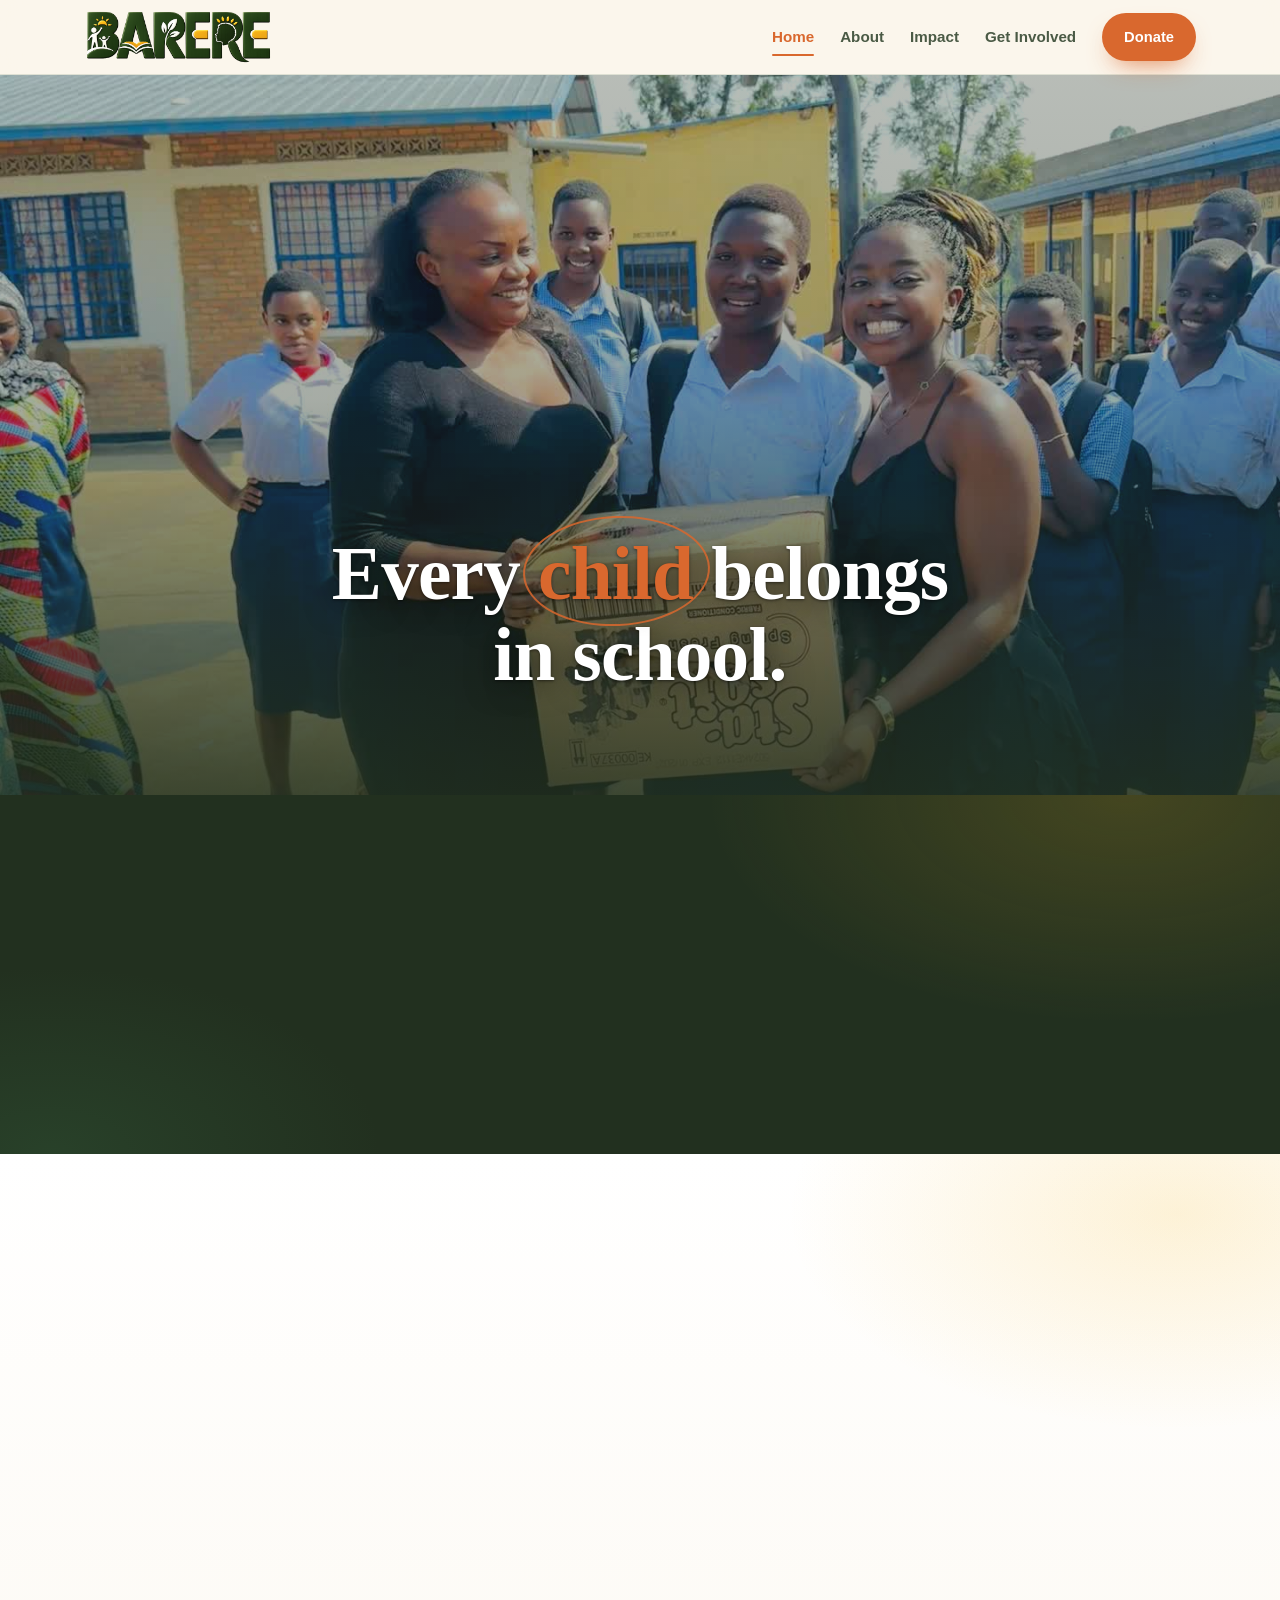
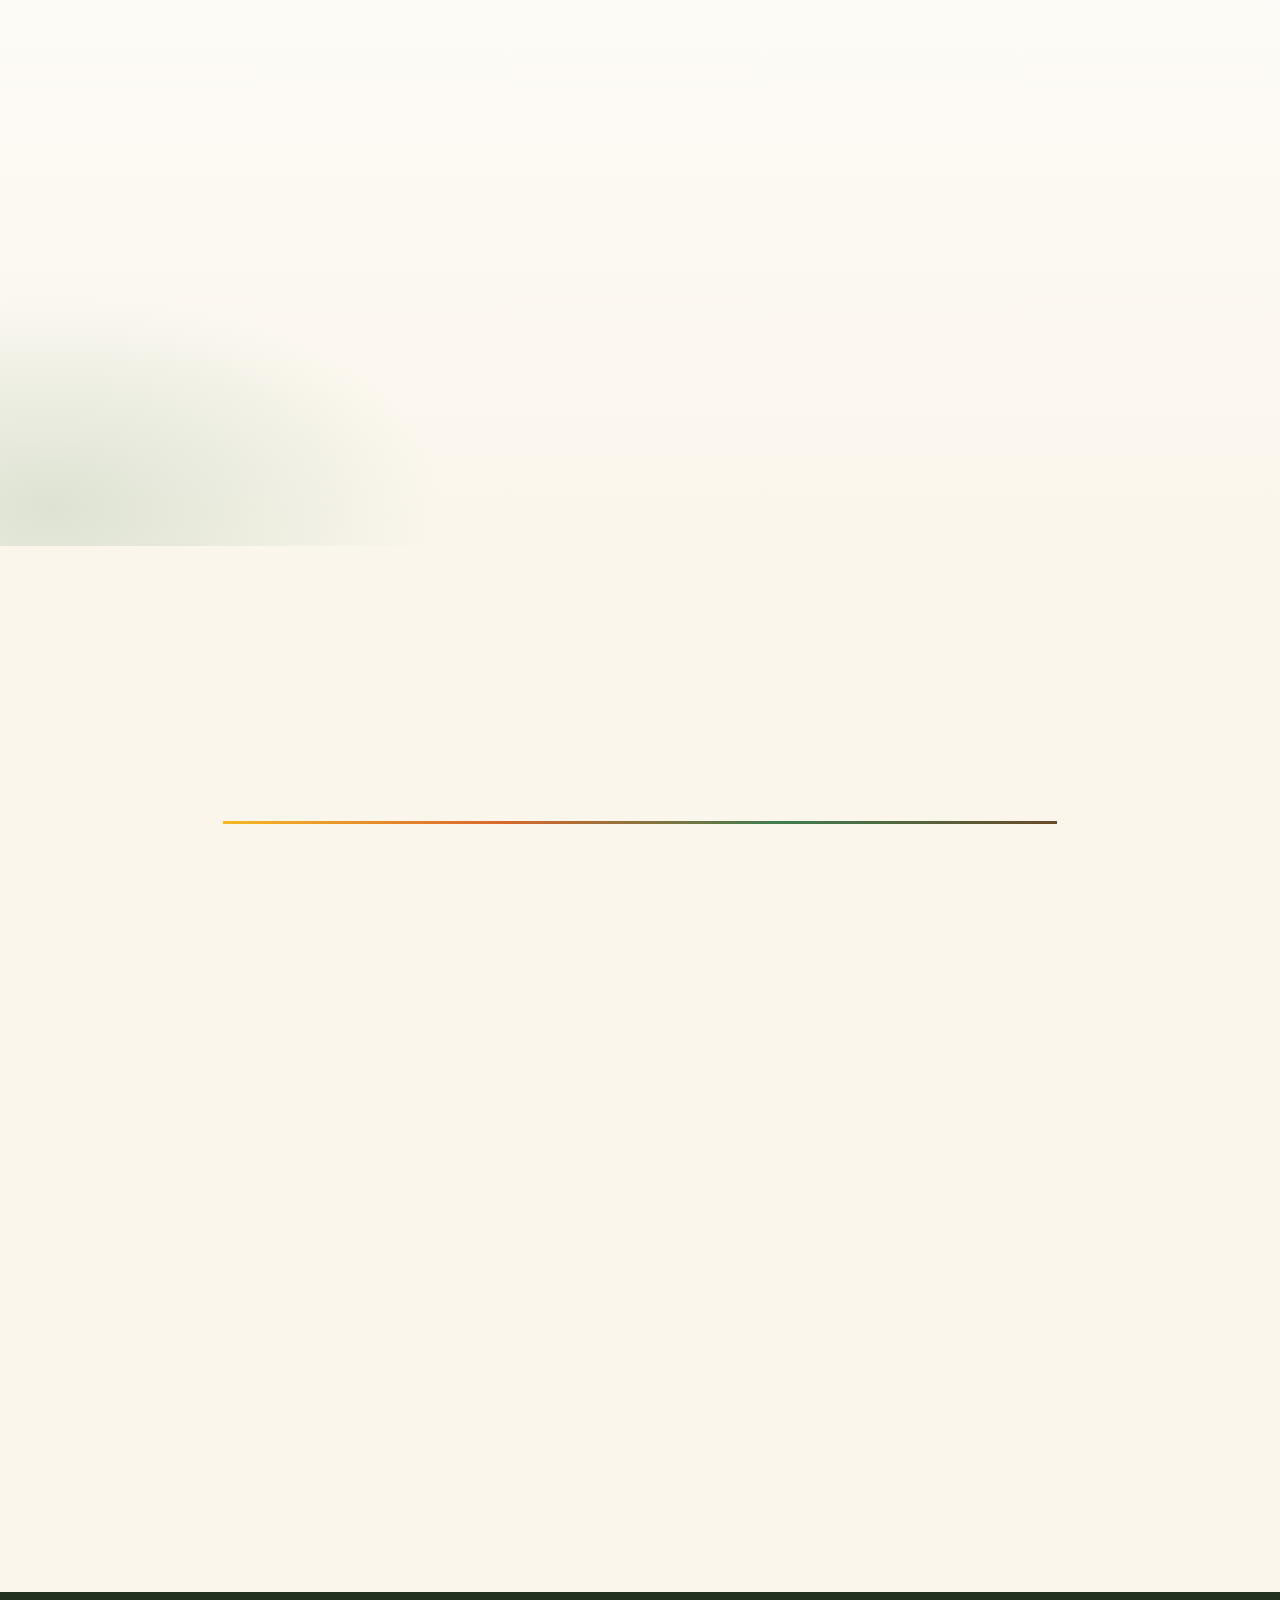
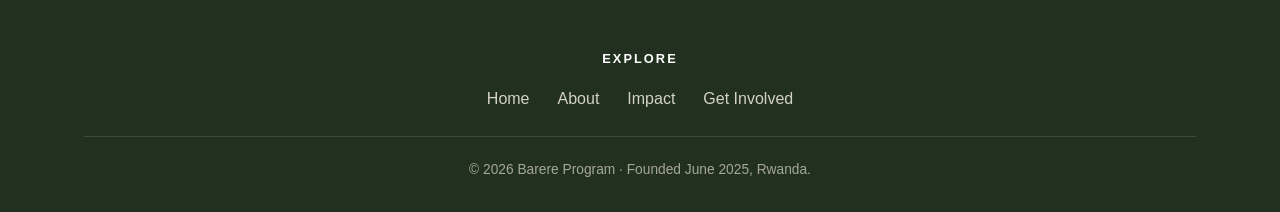
<file: index.html>
<!DOCTYPE html>
<html lang="en">
<head>
<meta charset="UTF-8">
<title>Barere Program</title>
<meta http-equiv="refresh" content="0; url=barere/index.html">
<link rel="canonical" href="barere/index.html">
</head>
<body>
<p>Redirecting to the <a href="barere/index.html">Barere Program website</a>…</p>
</body>
</html>
</file>
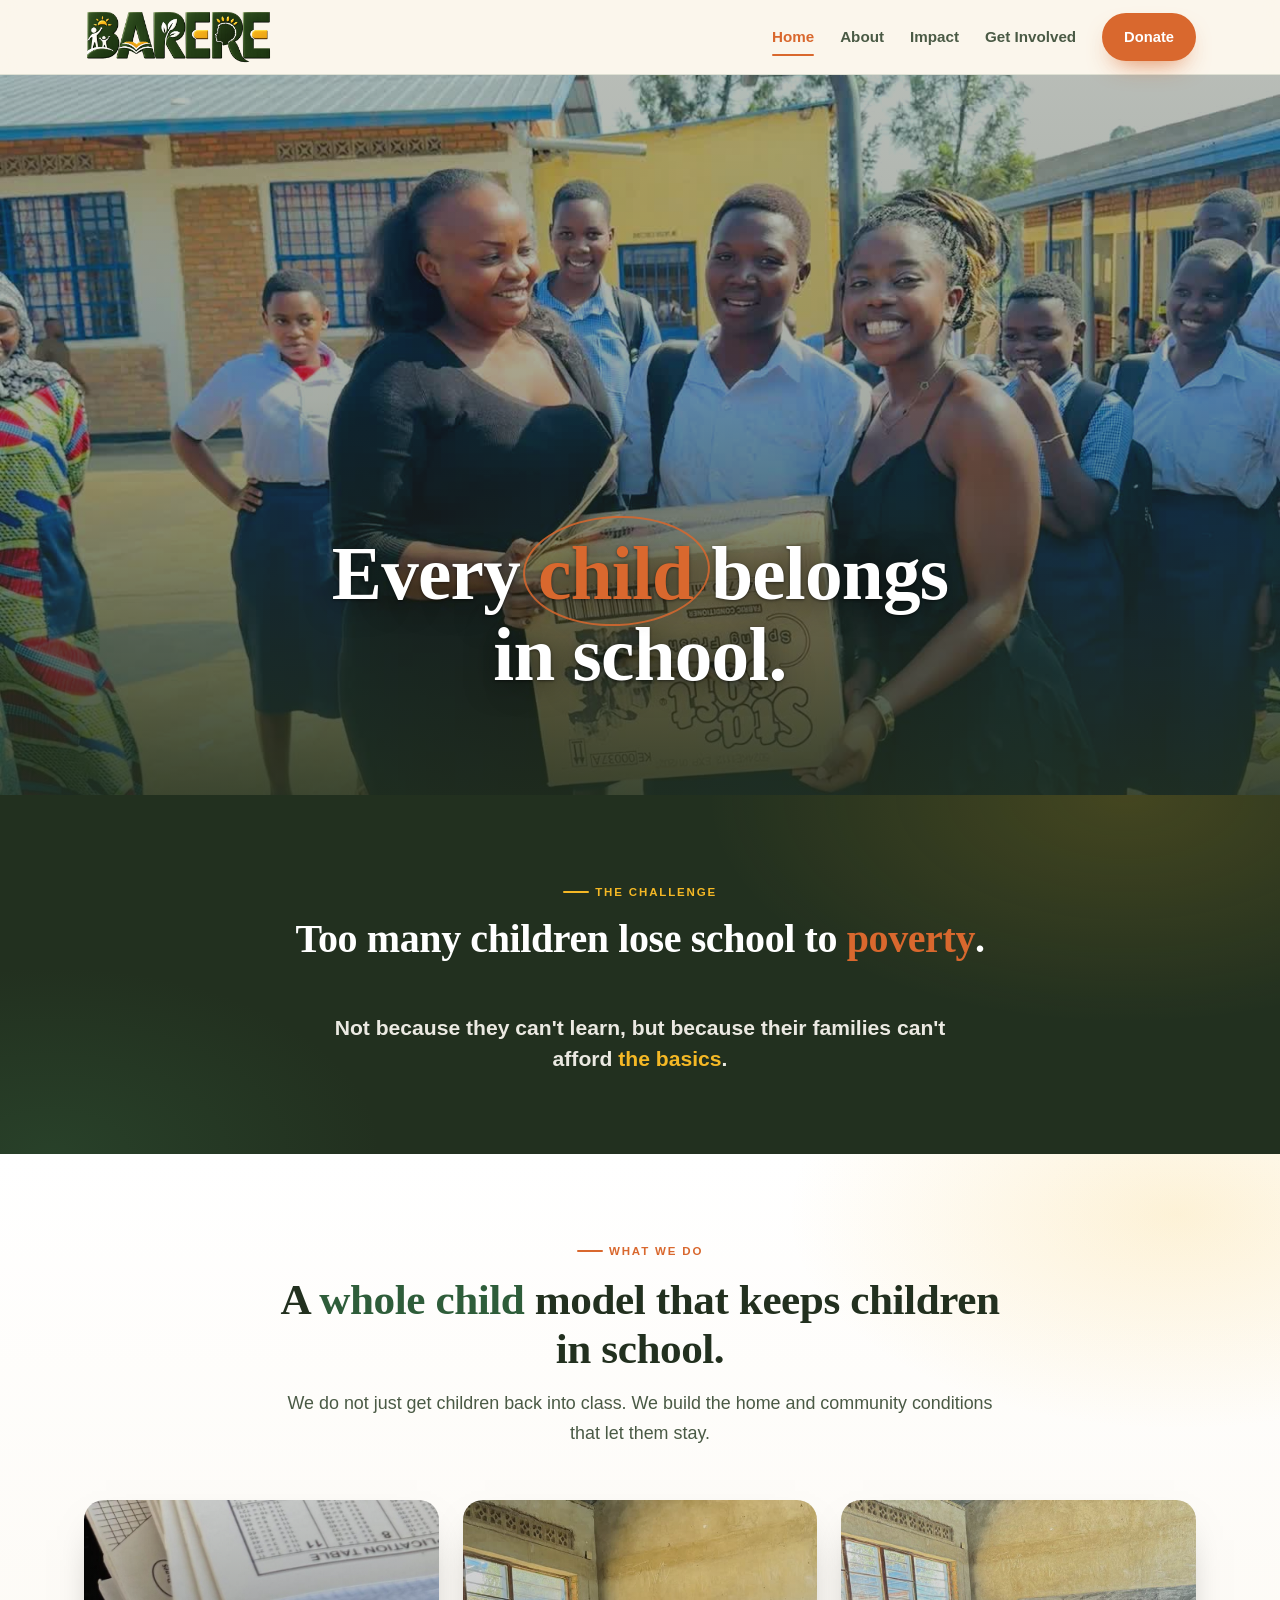
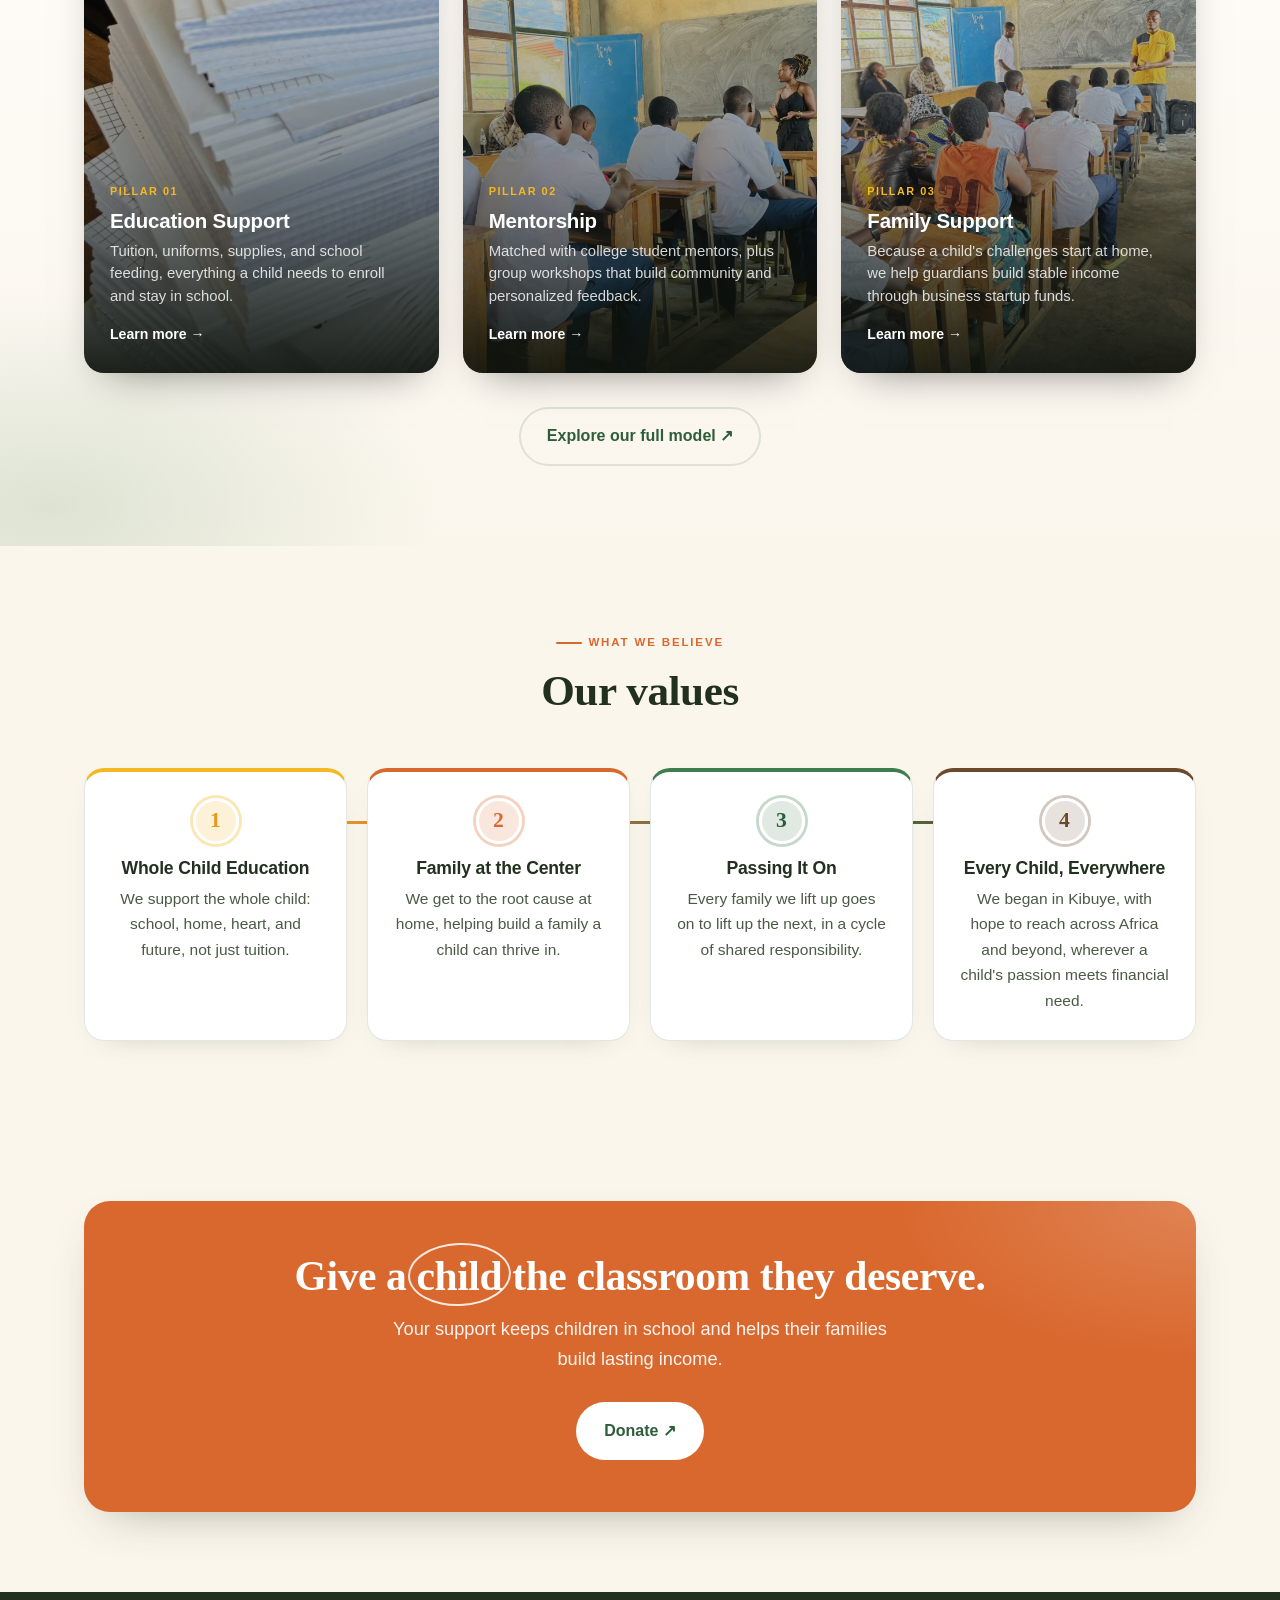
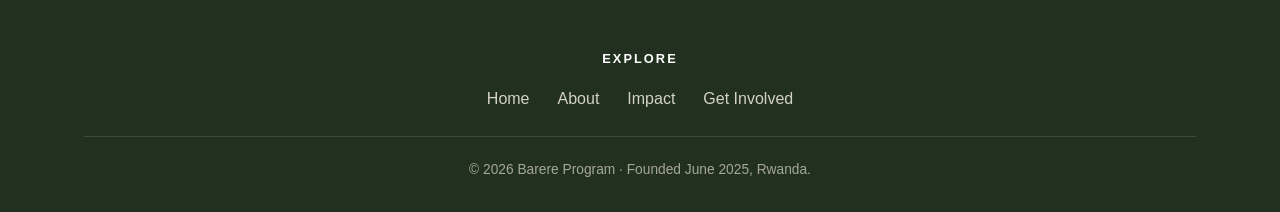
<file: barere/index.html>
<!DOCTYPE html>
<html lang="en">
<head>
<meta charset="UTF-8">
<meta name="viewport" content="width=device-width, initial-scale=1.0">
<title>Every Child Belongs in School · Barere Program</title>
<meta name="description" content="Barere is a youth centered program in Rwanda helping vulnerable children return to and stay in school through education, mentorship, and sustainable family livelihoods.">
<link rel="stylesheet" href="assets/styles.css">
<style>
  .values-grid{display:grid;grid-template-columns:repeat(4,1fr);gap:20px;position:relative}
  .values-grid::before{content:"";position:absolute;left:12.5%;right:12.5%;top:53px;height:3px;background:linear-gradient(90deg,var(--sun),var(--terracotta),var(--leaf),var(--earth));z-index:0}
  .value{position:relative;z-index:1;text-align:center;background:#fff;border:1px solid var(--line);border-top:4px solid var(--sun);border-radius:var(--radius);padding:26px;box-shadow:0 10px 30px -22px rgba(46,61,32,.4)}
  .value:nth-child(2){border-top-color:var(--terracotta)}
  .value:nth-child(3){border-top-color:var(--leaf)}
  .value:nth-child(4){border-top-color:var(--earth)}
  .value .vk{width:46px;height:46px;border-radius:50%;display:flex;align-items:center;justify-content:center;background:rgba(245,184,37,.18);color:var(--sun-deep);font-family:Georgia,serif;font-size:1.35rem;font-weight:700;margin:0 auto 14px;border:3px solid #fff;box-shadow:0 0 0 3px rgba(245,184,37,.35)}
  .value:nth-child(2) .vk{background:rgba(217,104,46,.16);color:var(--terracotta);box-shadow:0 0 0 3px rgba(217,104,46,.3)}
  .value:nth-child(3) .vk{background:rgba(63,125,78,.16);color:var(--leaf-deep);box-shadow:0 0 0 3px rgba(63,125,78,.3)}
  .value:nth-child(4) .vk{background:rgba(107,74,43,.16);color:var(--earth);box-shadow:0 0 0 3px rgba(107,74,43,.3)}
  .value h3{font-size:1.1rem;margin:0 0 8px;font-family:-apple-system,sans-serif;font-weight:800}
  .value p{margin:0;color:var(--ink-soft);font-size:.97rem}
  .center-cta{text-align:center;margin-top:34px}
  .hero-overlay .wrap{text-align:center}
   .hero-overlay h1,.hero-overlay p{margin:0 auto 22px;text-align:center}
   .hero-overlay .hero-cta{justify-content:center}
  @media(max-width:900px){.values-grid{grid-template-columns:1fr 1fr}.values-grid::before{display:none}}
  @media(max-width:640px){.values-grid{grid-template-columns:1fr}}
  .challenge{position:relative;overflow:hidden;background:var(--ink);color:#fdfaf3}
  .challenge::before{content:"";position:absolute;inset:0;background:radial-gradient(700px 380px at 88% 0%,rgba(245,184,37,.16),transparent 60%),radial-gradient(600px 340px at 4% 100%,rgba(63,125,78,.22),transparent 55%);pointer-events:none}
  .challenge .wrap{position:relative}
  .challenge .eyebrow{color:var(--sun)}
  .challenge .eyebrow::before{background:var(--sun)}
  .challenge h2{color:#fff}
  .challenge-body{max-width:620px;margin:30px auto 0;text-align:center}
  .challenge-body p{margin:0;color:rgba(253,250,243,.92);font-size:1.32rem;font-weight:600;line-height:1.45}
  .challenge-body p b{color:var(--sun);font-weight:800}
  .impact-cards{display:grid;grid-template-columns:repeat(3,1fr);gap:24px}
  .impact-card{position:relative;display:block;border-radius:var(--radius);overflow:hidden;aspect-ratio:3/4;box-shadow:0 18px 40px -22px rgba(0,0,0,.5);text-decoration:none;transition:transform .2s ease}
  .impact-card:hover{transform:translateY(-5px)}
  .impact-card img{position:absolute;inset:0;width:100%;height:100%;object-fit:cover;transition:transform .4s ease}
  .impact-card:hover img{transform:scale(1.05)}
  .impact-card::after{content:"";position:absolute;inset:0;background:linear-gradient(180deg,rgba(15,20,14,.05) 0%,rgba(15,20,14,.4) 55%,rgba(15,20,14,.93) 100%)}
  .impact-card .content{position:absolute;left:0;right:0;bottom:0;padding:26px;z-index:2}
  .impact-card .tag{display:inline-block;font-size:.68rem;font-weight:800;text-transform:uppercase;letter-spacing:.14em;color:var(--sun);margin-bottom:8px}
  .impact-card h3{margin:0 0 8px;font-size:1.28rem;color:#fff;font-family:-apple-system,sans-serif;font-weight:800}
  .impact-card p{margin:0 0 14px;color:rgba(255,255,255,.82);font-size:.93rem;line-height:1.5}
  .impact-card .learn{display:inline-flex;align-items:center;gap:6px;color:#fff;font-weight:700;font-size:.88rem}
  .impact-card:hover .learn{color:var(--sun)}
  @media(max-width:900px){.impact-cards{grid-template-columns:1fr 1fr}}
  @media(max-width:640px){.impact-cards{grid-template-columns:1fr}}
</style>
</head>
<body>
<header class="nav">
  <div class="wrap nav-inner">
    <a class="brand" href="index.html"><img class="brand-logo" src="images/barere-logo-full.png" alt="Barere Program"></a>
    <nav class="nav-links" id="navLinks">
      <a href="index.html" class="active">Home</a>
      <a href="about.html">About</a>
      <a href="impact.html">Impact</a>
      <a href="get-involved.html">Get Involved</a>
      <a class="btn btn-primary" href="get-involved.html#donate">Donate</a>
    </nav>
    <button class="menu-btn" id="menuBtn" aria-label="Menu"><span></span><span></span><span></span></button>
  </div>
</header>

<section class="hero-static">
  <img src="images/hero.jpg" alt="Providence and the Barere team celebrating with smiling students on the day of action in Rwanda">
  <div class="hero-overlay">
    <div class="wrap">
      <h1>Every <span class="hl circle">child</span> belongs in school.</h1>
    </div>
  </div>
</section>

<!-- THE CHALLENGE -->
<section class="challenge">
  <div class="wrap">
    <div class="section-head reveal">
      <span class="eyebrow center">The Challenge</span>
      <h2 style="font-size:clamp(1.8rem,3.4vw,2.5rem);margin:0 0 16px">Too many children lose school to <span class="hl">poverty</span>.</h2>
    </div>
    <div class="challenge-body reveal">
      <p>Not because they can't learn, but because their families can't afford <b>the basics</b>.</p>
    </div>
  </div>
</section>

<!-- WHAT WE DO -->
<section class="pillars">
  <div class="wrap">
    <div class="section-head reveal">
      <span class="eyebrow center">What We Do</span>
      <h2>A <span class="hl-leaf">whole child</span> model that keeps children in school.</h2>
      <p>We do not just get children back into class. We build the home and community conditions that let them stay.</p>
    </div>
    <div class="impact-cards">
      <a class="impact-card reveal" href="about.html#model">
        <img src="images/books.jpg" alt="Stacks of exercise books and school supplies ready for distribution">
        <div class="content">
          <span class="tag">Pillar 01</span>
          <h3>Education Support</h3>
          <p>Tuition, uniforms, supplies, and school feeding, everything a child needs to enroll and stay in school.</p>
          <span class="learn">Learn more →</span>
        </div>
      </a>
      <a class="impact-card reveal" href="about.html#model">
        <img src="images/workshop.jpg" alt="Providence leading a mentorship workshop with the cohort">
        <div class="content">
          <span class="tag">Pillar 02</span>
          <h3>Mentorship</h3>
          <p>Matched with college student mentors, plus group workshops that build community and personalized feedback.</p>
          <span class="learn">Learn more →</span>
        </div>
      </a>
      <a class="impact-card reveal" href="about.html#model">
        <img src="images/local-partners.jpg" alt="Barere local partners and community volunteers">
        <div class="content">
          <span class="tag">Pillar 03</span>
          <h3>Family Support</h3>
          <p>Because a child's challenges start at home, we help guardians build stable income through business startup funds.</p>
          <span class="learn">Learn more →</span>
        </div>
      </a>
    </div>
    <div class="center-cta reveal"><a class="btn btn-ghost" href="about.html#model">Explore our full model ↗</a></div>
  </div>
</section>

<!-- VALUES -->
<section>
  <div class="wrap">
    <div class="section-head reveal">
      <span class="eyebrow center">What We Believe</span>
      <h2>Our values</h2>
    </div>
    <div class="values-grid">
      <div class="value reveal"><div class="vk">1</div><h3>Whole Child Education</h3><p>We support the whole child: school, home, heart, and future, not just tuition.</p></div>
      <div class="value reveal"><div class="vk">2</div><h3>Family at the Center</h3><p>We get to the root cause at home, helping build a family a child can thrive in.</p></div>
      <div class="value reveal"><div class="vk">3</div><h3>Passing It On</h3><p>Every family we lift up goes on to lift up the next, in a cycle of shared responsibility.</p></div>
      <div class="value reveal"><div class="vk">4</div><h3>Every Child, Everywhere</h3><p>We began in Kibuye, with hope to reach across Africa and beyond, wherever a child's passion meets financial need.</p></div>
    </div>
  </div>
</section>

<!-- DONATE CTA -->
<section class="help" style="padding-top:0;padding-bottom:80px"><div class="wrap" style="padding-top:80px">
  <div class="cta-final reveal">
    <h2>Give a <span class="circle">child</span> the classroom they deserve.</h2>
    <p>Your support keeps children in school and helps their families build lasting income.</p>
    <a class="btn btn-light" href="get-involved.html#donate">Donate ↗</a>
  </div>
</div></section>

<footer>
  <div class="wrap">
    <div class="foot-grid">
      <div>
        <h4>Explore</h4>
        <ul>
          <li><a href="index.html">Home</a></li>
          <li><a href="about.html">About</a></li>
          <li><a href="impact.html">Impact</a></li>
          <li><a href="get-involved.html">Get Involved</a></li>
        </ul>
      </div>
    </div>
    <div class="foot-bottom">
      <span>© 2026 Barere Program · Founded June 2025, Rwanda.</span>
    </div>
  </div>
</footer>

<script>
  var mb=document.getElementById('menuBtn'),nl=document.getElementById('navLinks');
  mb.addEventListener('click',function(){nl.classList.toggle('open');});
  nl.addEventListener('click',function(e){if(e.target.tagName==='A')nl.classList.remove('open');});
  var io=new IntersectionObserver(function(es){es.forEach(function(en){if(en.isIntersecting){en.target.classList.add('in');io.unobserve(en.target);}});},{threshold:.14});
  document.querySelectorAll('.reveal').forEach(function(el){io.observe(el);});
  function animate(el){var target=parseInt(el.getAttribute('data-count'),10);var suffix=el.textContent.trim().endsWith('+')?'+':'';var t0=null,dur=1100;function step(ts){if(!t0)t0=ts;var p=Math.min((ts-t0)/dur,1);var val=Math.floor((0.5-Math.cos(Math.PI*p)/2)*target);el.textContent=val+suffix;if(p<1)requestAnimationFrame(step);else el.textContent=target+suffix;}requestAnimationFrame(step);}
  var co=new IntersectionObserver(function(es){es.forEach(function(en){if(en.isIntersecting){animate(en.target);co.unobserve(en.target);}});},{threshold:.5});
  document.querySelectorAll('[data-count]').forEach(function(el){co.observe(el);});
</script>
</body>
</html>
</file>
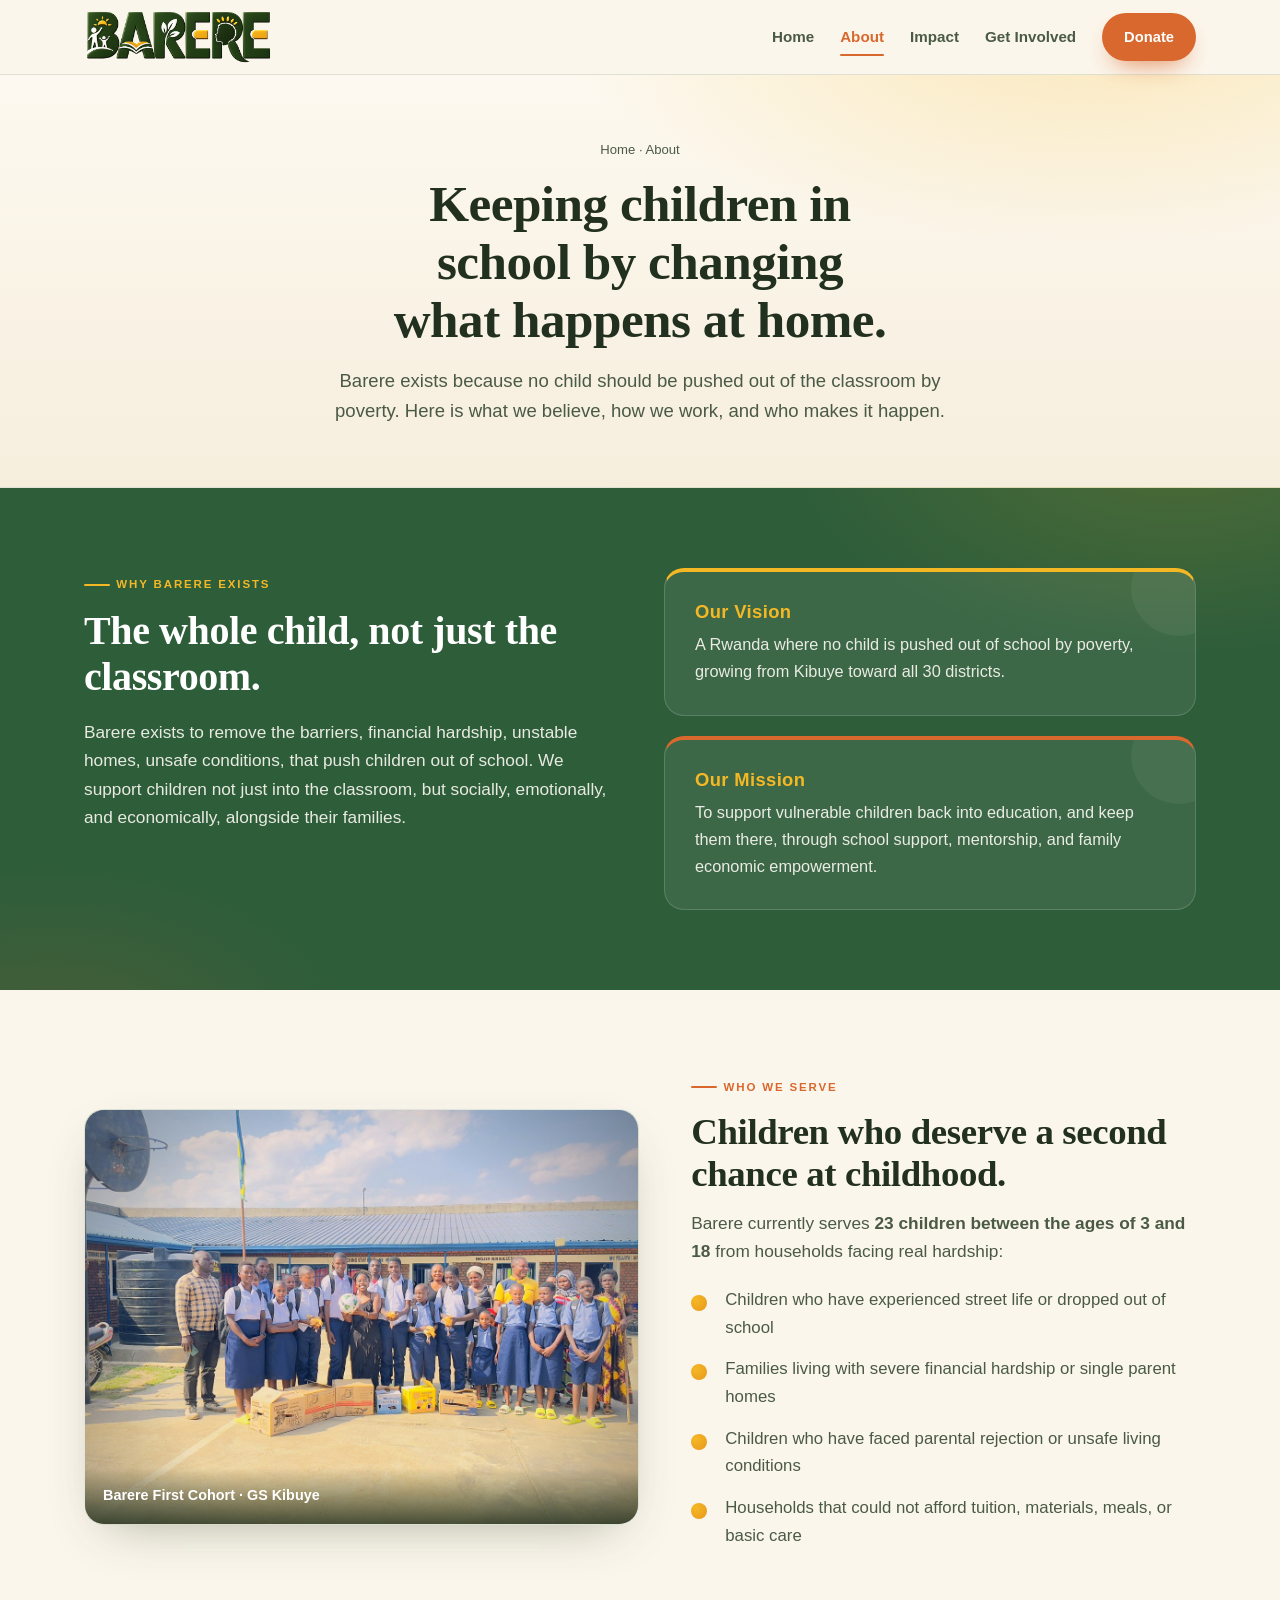
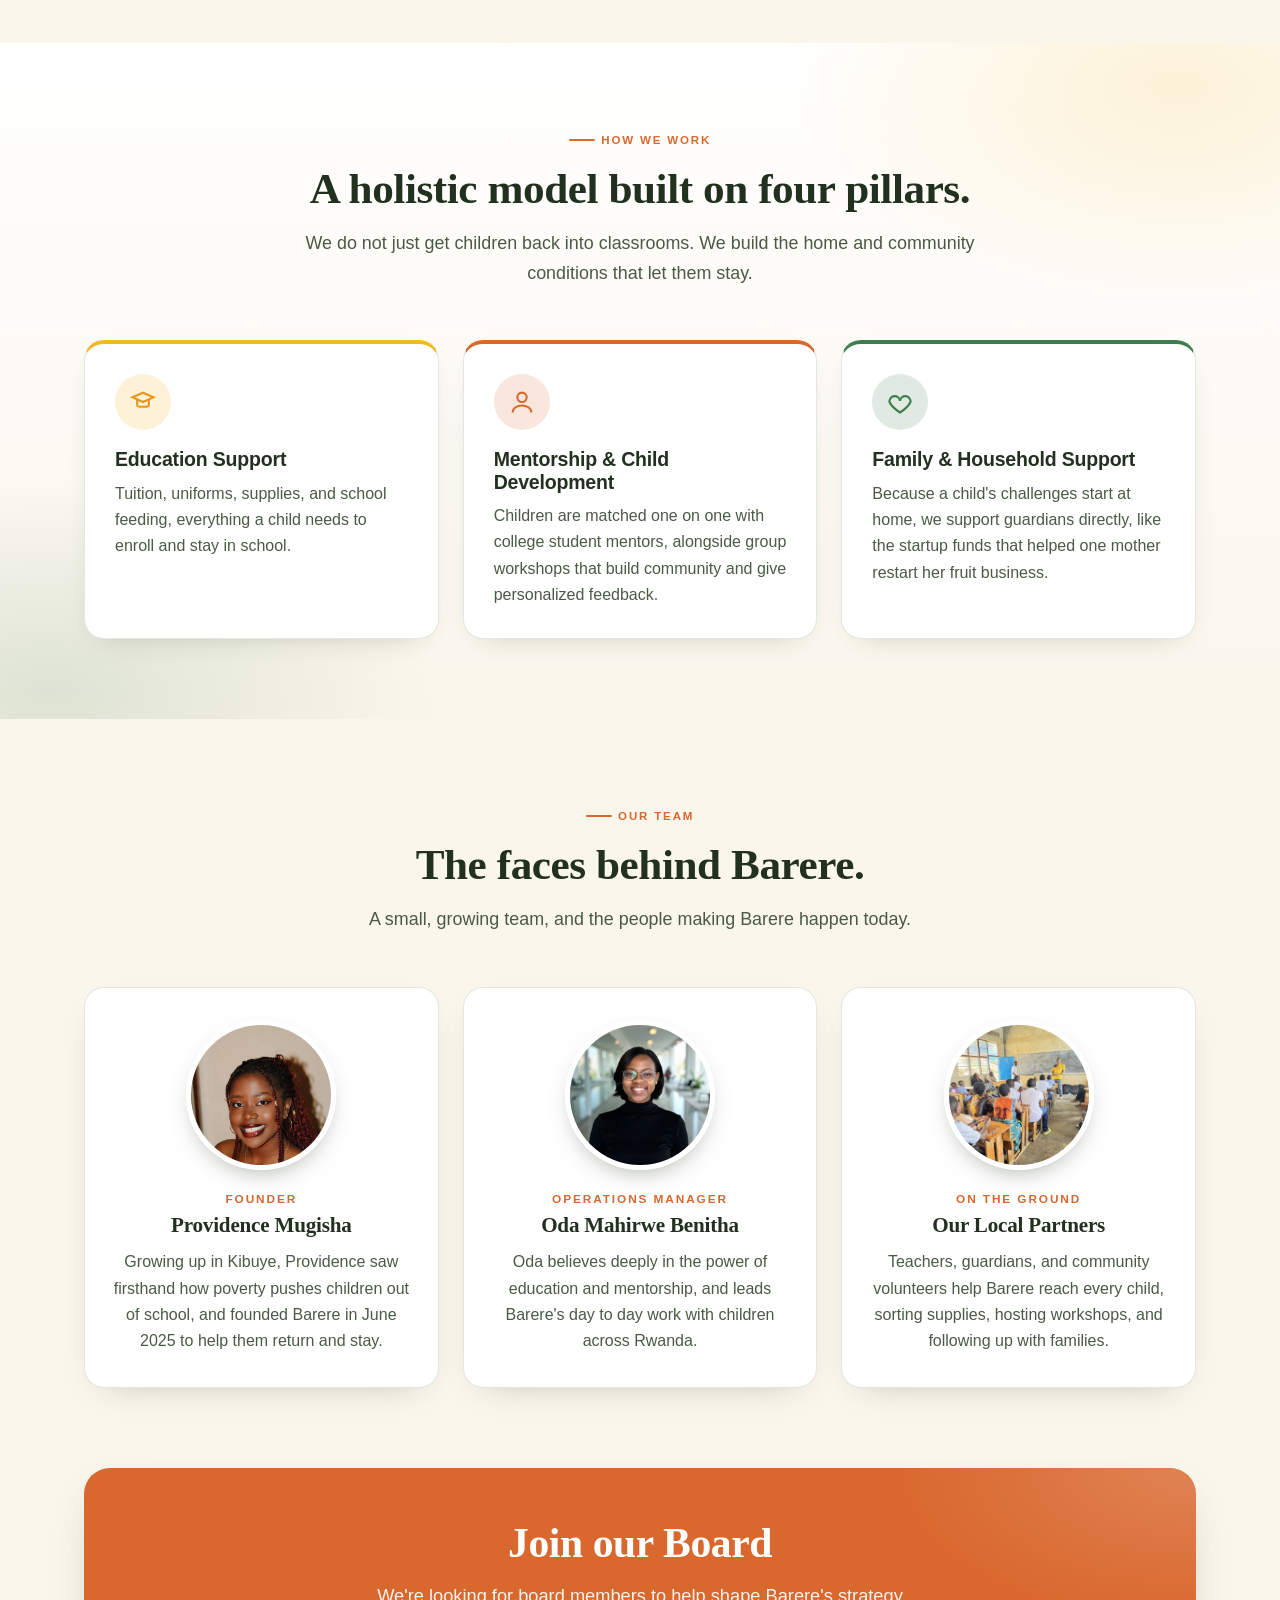
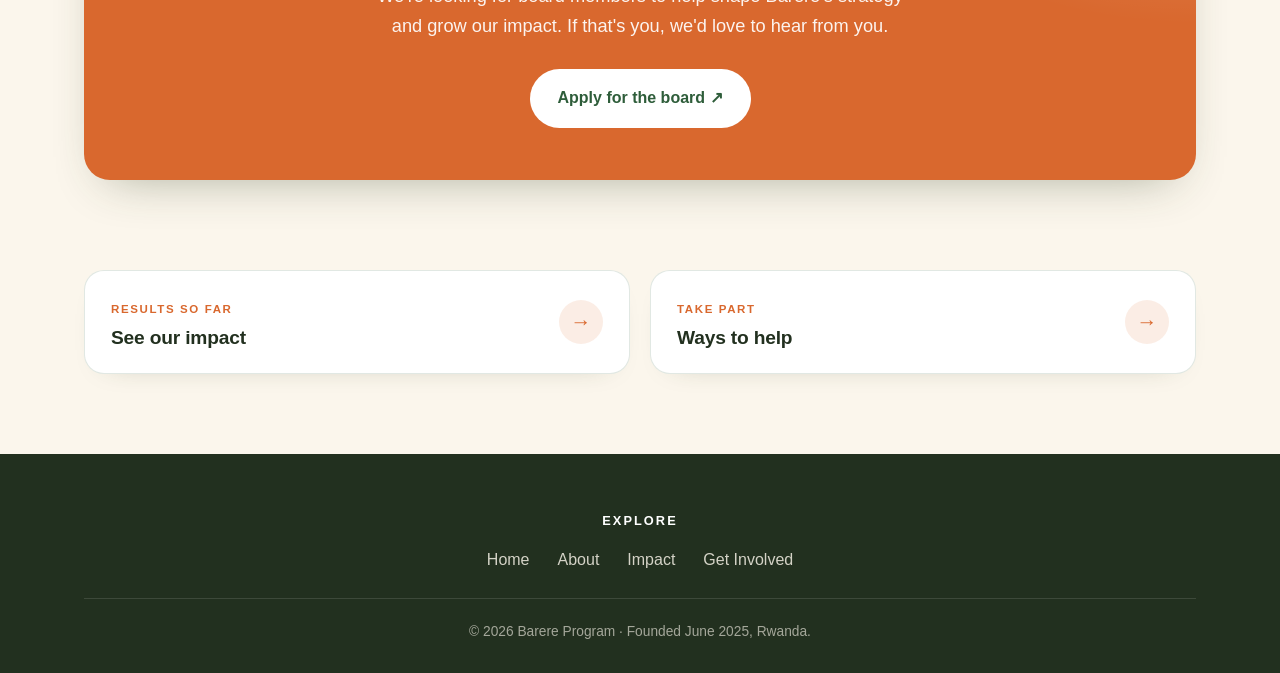
<file: barere/about.html>
<!DOCTYPE html>
<html lang="en">
<head>
<meta charset="UTF-8">
<meta name="viewport" content="width=device-width, initial-scale=1.0">
<title>About · Barere Program</title>
<meta name="description" content="Barere's mission, four-pillar model, and the team and children behind the Barere Program in Rwanda.">
<link rel="stylesheet" href="assets/styles.css">
</head>
<body>
<header class="nav">
  <div class="wrap nav-inner">
    <a class="brand" href="index.html"><img class="brand-logo" src="images/barere-logo-full.png" alt="Barere Program"></a>
    <nav class="nav-links" id="navLinks">
      <a href="index.html">Home</a>
      <a href="about.html" class="active">About</a>
      <a href="impact.html">Impact</a>
      <a href="get-involved.html">Get Involved</a>
      <a class="btn btn-primary" href="get-involved.html#donate">Donate</a>
    </nav>
    <button class="menu-btn" id="menuBtn" aria-label="Menu"><span></span><span></span><span></span></button>
  </div>
</header>

<section class="page-hero"><div class="wrap">
    <div class="crumbs"><a href="index.html">Home</a> · About</div>
    <h1>Keeping children in school by changing what happens at home.</h1>
    <p>Barere exists because no child should be pushed out of the classroom by poverty. Here is what we believe, how we work, and who makes it happen.</p>
  </div></section>

<section class="mission">
  <div class="wrap grid">
    <div class="reveal">
      <span class="eyebrow">Why Barere Exists</span>
      <h2>The whole child, not just the classroom.</h2>
      <p>Barere exists to remove the barriers, financial hardship, unstable homes, unsafe conditions, that push children out of school. We support children not just into the classroom, but socially, emotionally, and economically, alongside their families.</p>
    </div>
    <div class="reveal">
      <div class="vm-card"><h3>Our Vision</h3><p>A Rwanda where no child is pushed out of school by poverty, growing from Kibuye toward all 30 districts.</p></div>
      <div class="vm-card"><h3>Our Mission</h3><p>To support vulnerable children back into education, and keep them there, through school support, mentorship, and family economic empowerment.</p></div>
    </div>
  </div>
</section>

<section>
  <div class="wrap serve-grid">
    <div class="reveal"><div class="photo-frame "><img src="images/students.jpg" alt="Children of the Barere cohort in class" loading="lazy"><div class="cap">Barere First Cohort · GS Kibuye</div></div></div>
    <div class="reveal">
      <span class="eyebrow">Who We Serve</span>
      <h2 style="font-size:clamp(1.7rem,3.2vw,2.3rem);margin:0 0 14px">Children who deserve a second chance at childhood.</h2>
      <p style="color:var(--ink-soft);font-size:1.08rem;margin:0">Barere currently serves <strong>23 children between the ages of 3 and 18</strong> from households facing real hardship:</p>
      <ul class="serve-list">
        <li>Children who have experienced street life or dropped out of school</li>
        <li>Families living with severe financial hardship or single parent homes</li>
        <li>Children who have faced parental rejection or unsafe living conditions</li>
        <li>Households that could not afford tuition, materials, meals, or basic care</li>
      </ul>
    </div>
  </div>
</section>

<!-- OUR MODEL -->
<section class="pillars" id="model">
  <div class="wrap">
    <div class="section-head reveal">
      <span class="eyebrow center">How We Work</span>
      <h2>A holistic model built on four pillars.</h2>
      <p>We do not just get children back into classrooms. We build the home and community conditions that let them stay.</p>
    </div>
    <div class="pillar-grid">
      <div class="pillar reveal">
        <div class="ico" style="background:rgba(245,184,37,.18)"><svg width="28" height="28" viewBox="0 0 24 24" fill="none" stroke="#E8971B" stroke-width="1.8"><path d="M3 8l9-4 9 4-9 4-9-4z"/><path d="M7 10v5c0 1.5 10 1.5 10 0v-5"/></svg></div>
        <h3>Education Support</h3>
        <p>Tuition, uniforms, supplies, and school feeding, everything a child needs to enroll and stay in school.</p>
      </div>
      <div class="pillar reveal">
        <div class="ico" style="background:rgba(217,104,46,.16)"><svg width="28" height="28" viewBox="0 0 24 24" fill="none" stroke="#D9682E" stroke-width="1.8"><circle cx="12" cy="8" r="4"/><path d="M4 21c0-4 4-6 8-6s8 2 8 6"/></svg></div>
        <h3>Mentorship &amp; Child Development</h3>
        <p>Children are matched one on one with college student mentors, alongside group workshops that build community and give personalized feedback.</p>
      </div>
      <div class="pillar reveal">
        <div class="ico" style="background:rgba(63,125,78,.16)"><svg width="28" height="28" viewBox="0 0 24 24" fill="none" stroke="#3F7D4E" stroke-width="1.8"><path d="M12 21s-7-4.5-9-9a4.5 4.5 0 019-1 4.5 4.5 0 019 1c-2 4.5-9 9-9 9z"/></svg></div>
        <h3>Family &amp; Household Support</h3>
        <p>Because a child's challenges start at home, we support guardians directly, like the startup funds that helped one mother restart her fruit business.</p>
      </div>
    </div>
  </div>
</section>

<!-- TEAM -->
<section id="team">
  <div class="wrap">
    <div class="section-head reveal">
      <span class="eyebrow center">Our Team</span>
      <h2>The faces behind Barere.</h2>
      <p>A small, growing team, and the people making Barere happen today.</p>
    </div>
    <div class="team-grid">
      <div class="team-card reveal">
        <img class="member-photo" src="images/founder.jpg" alt="Providence Mugisha, founder of the Barere Program">
        <p class="role">Founder</p>
        <h3>Providence Mugisha</h3>
        <p>Growing up in Kibuye, Providence saw firsthand how poverty pushes children out of school, and founded Barere in June 2025 to help them return and stay.</p>
      </div>
      <div class="team-card reveal">
        <img class="member-photo" src="images/oda-benitha.jpg" alt="Oda Mahirwe Benitha, Operations Manager of the Barere Program">
        <p class="role">Operations Manager</p>
        <h3>Oda Mahirwe Benitha</h3>
        <p>Oda believes deeply in the power of education and mentorship, and leads Barere's day to day work with children across Rwanda.</p>
      </div>
      <div class="team-card reveal">
        <img class="member-photo" src="images/local-partners.jpg" alt="Barere local partners, teachers, and school staff">
        <p class="role">On the Ground</p>
        <h3>Our Local Partners</h3>
        <p>Teachers, guardians, and community volunteers help Barere reach every child, sorting supplies, hosting workshops, and following up with families.</p>
      </div>
    </div>
  </div>
</section>

<section class="help" style="padding-top:0"><div class="wrap">
  <div class="cta-final reveal">
    <h2>Join our Board</h2>
    <p>We're looking for board members to help shape Barere's strategy and grow our impact. If that's you, we'd love to hear from you.</p>
    <a class="btn btn-light" href="https://forms.gle/BkEt7rUBjrFkh3gK6" target="_blank" rel="noopener">Apply for the board ↗</a>
  </div>
</div></section>

<section style="padding-top:0"><div class="wrap"><div class="next-links"><a class="next-card" href="impact.html"><span><span class="lbl">Results so far</span><h3>See our impact</h3></span><span class="arrow">→</span></a><a class="next-card" href="get-involved.html"><span><span class="lbl">Take part</span><h3>Ways to help</h3></span><span class="arrow">→</span></a></div></div></section>

<footer>
  <div class="wrap">
    <div class="foot-grid">
      <div>
        <h4>Explore</h4>
        <ul>
          <li><a href="index.html">Home</a></li>
          <li><a href="about.html">About</a></li>
          <li><a href="impact.html">Impact</a></li>
          <li><a href="get-involved.html">Get Involved</a></li>
        </ul>
      </div>
    </div>
    <div class="foot-bottom">
      <span>© 2026 Barere Program · Founded June 2025, Rwanda.</span>
    </div>
  </div>
</footer>
<script>
  var mb=document.getElementById('menuBtn'),nl=document.getElementById('navLinks');
  mb.addEventListener('click',function(){nl.classList.toggle('open');});
  nl.addEventListener('click',function(e){if(e.target.tagName==='A')nl.classList.remove('open');});
  var io=new IntersectionObserver(function(es){es.forEach(function(en){if(en.isIntersecting){en.target.classList.add('in');io.unobserve(en.target);}});},{threshold:.14});
  document.querySelectorAll('.reveal').forEach(function(el){io.observe(el);});
  function animate(el){var target=parseInt(el.getAttribute('data-count'),10);var suffix=el.textContent.trim().endsWith('+')?'+':'';var t0=null,dur=1100;function step(ts){if(!t0)t0=ts;var p=Math.min((ts-t0)/dur,1);var val=Math.floor((0.5-Math.cos(Math.PI*p)/2)*target);el.textContent=val+suffix;if(p<1)requestAnimationFrame(step);else el.textContent=target+suffix;}requestAnimationFrame(step);}
  var co=new IntersectionObserver(function(es){es.forEach(function(en){if(en.isIntersecting){animate(en.target);co.unobserve(en.target);}});},{threshold:.5});
  document.querySelectorAll('[data-count]').forEach(function(el){co.observe(el);});
</script>
</body>
</html>
</file>
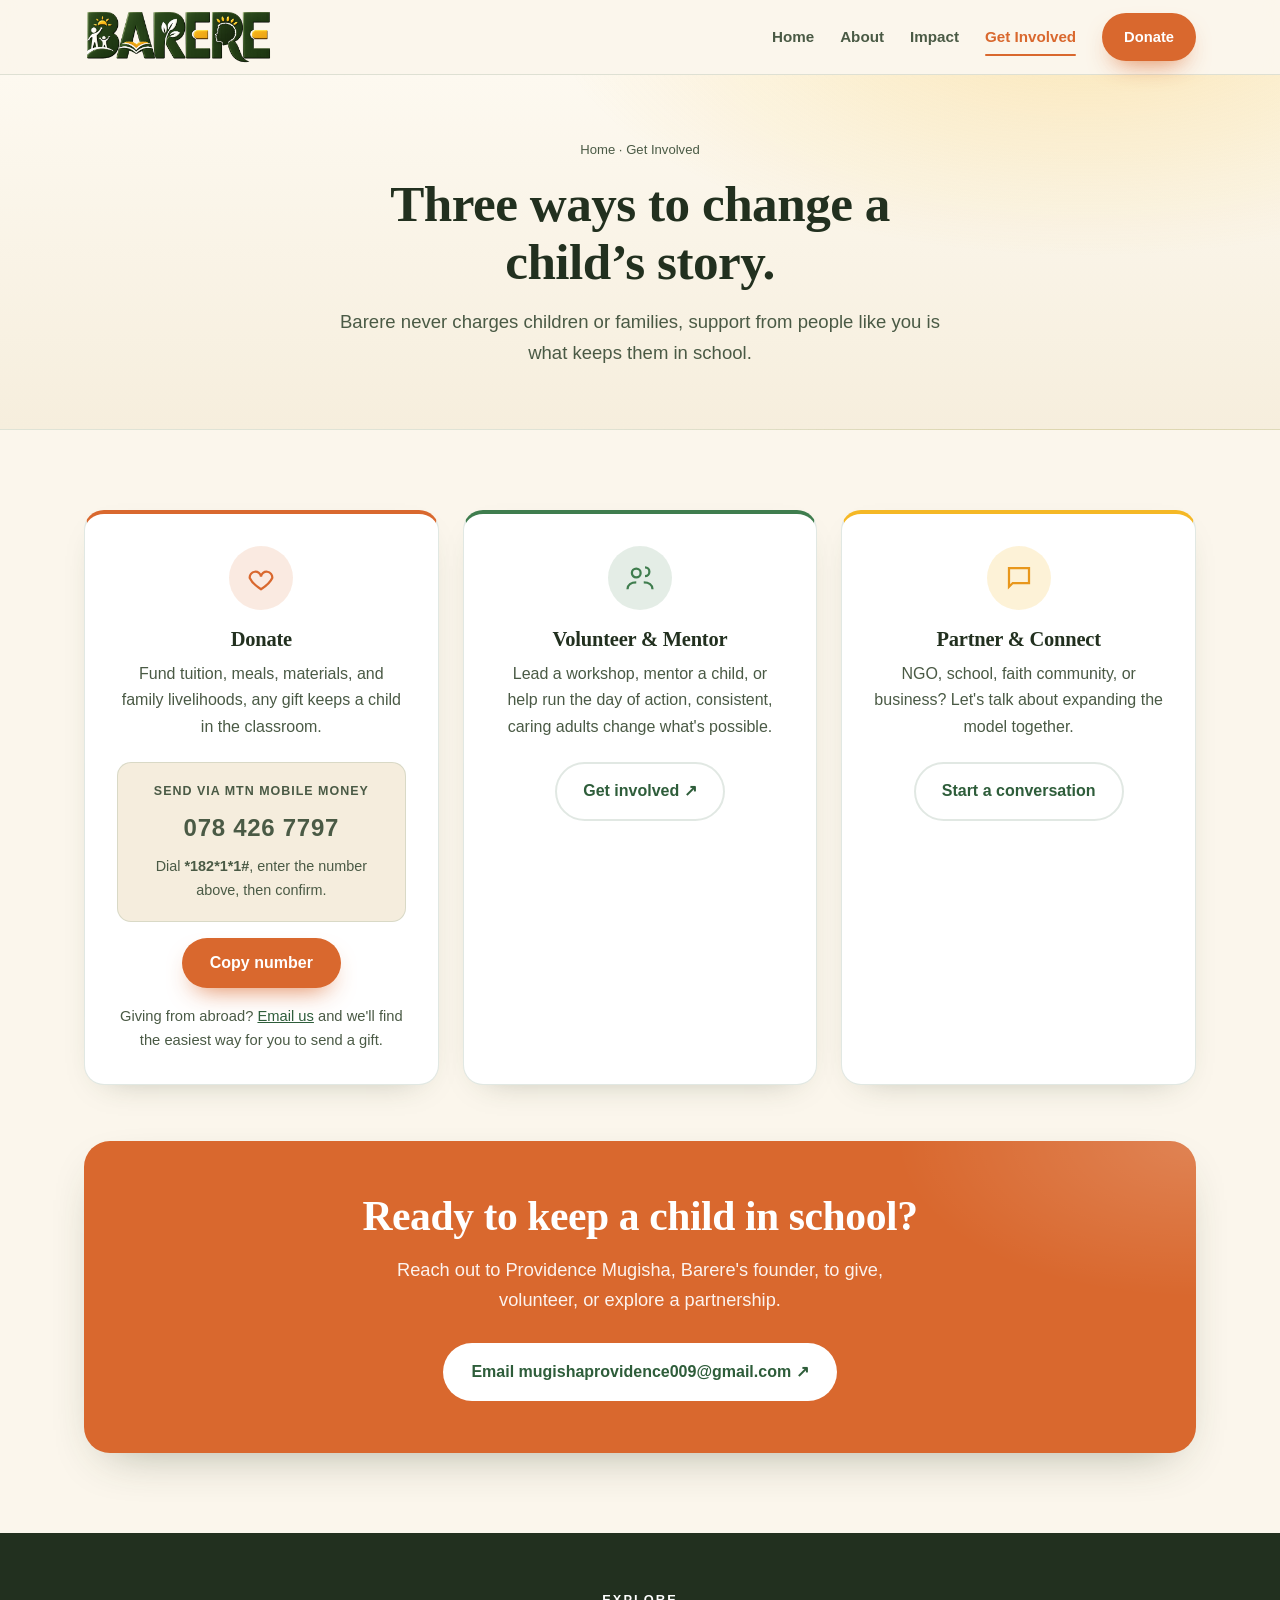
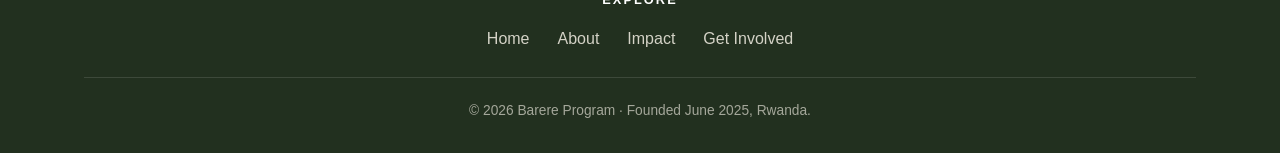
<file: barere/get-involved.html>
<!DOCTYPE html>
<html lang="en">
<head>
<meta charset="UTF-8">
<meta name="viewport" content="width=device-width, initial-scale=1.0">
<title>Get Involved · Barere Program</title>
<meta name="description" content="Support the Barere Program: donate, volunteer and mentor, or partner to help children in Rwanda stay in school.">
<link rel="stylesheet" href="assets/styles.css">
</head>
<body>
<header class="nav">
  <div class="wrap nav-inner">
    <a class="brand" href="index.html"><img class="brand-logo" src="images/barere-logo-full.png" alt="Barere Program"></a>
    <nav class="nav-links" id="navLinks">
      <a href="index.html">Home</a>
      <a href="about.html">About</a>
      <a href="impact.html">Impact</a>
      <a href="get-involved.html" class="active">Get Involved</a>
      <a class="btn btn-primary" href="get-involved.html#donate">Donate</a>
    </nav>
    <button class="menu-btn" id="menuBtn" aria-label="Menu"><span></span><span></span><span></span></button>
  </div>
</header>

<section class="page-hero"><div class="wrap">
    <div class="crumbs"><a href="index.html">Home</a> · Get Involved</div>
    <h1>Three ways to change a child’s story.</h1>
    <p>Barere never charges children or families, support from people like you is what keeps them in school.</p>
  </div></section>

<section class="help">
  <div class="wrap">
    <div class="help-grid">
      <div class="help-card reveal" id="donate">
        <div class="ico" style="background:rgba(217,104,46,.14)"><svg width="30" height="30" viewBox="0 0 24 24" fill="none" stroke="#D9682E" stroke-width="1.8"><path d="M12 21s-7-4.5-9-9a4.5 4.5 0 019-1 4.5 4.5 0 019 1c-2 4.5-9 9-9 9z"/></svg></div>
        <h3>Donate</h3>
        <p>Fund tuition, meals, materials, and family livelihoods, any gift keeps a child in the classroom.</p>
        <div style="background:var(--cream-2);border:1px solid var(--line);border-radius:14px;padding:18px 16px;margin:4px 0 16px">
          <p style="margin:0 0 6px;font-size:.78rem;font-weight:700;text-transform:uppercase;letter-spacing:.08em;color:var(--ink-soft)">Send via MTN Mobile Money</p>
          <p id="momoNumber" style="margin:0 0 8px;font-size:1.5rem;font-weight:800;letter-spacing:.03em">078 426 7797</p>
          <p style="margin:0;font-size:.9rem;color:var(--ink-soft)">Dial <strong>*182*1*1#</strong>, enter the number above, then confirm.</p>
        </div>
        <button type="button" class="btn btn-primary" onclick="navigator.clipboard.writeText('0784267797');this.textContent='Copied ✓';setTimeout(()=>this.textContent='Copy number',1500)">Copy number</button>
        <p style="margin:16px 0 0;font-size:.92rem;color:var(--ink-soft)">Giving from abroad? <a href="mailto:mugishaprovidence009@gmail.com?subject=I%20would%20like%20to%20donate%20to%20Barere%20from%20abroad&body=Hi%20Providence%2C%20I%27d%20like%20to%20support%20Barere%20from%20outside%20Rwanda.%20What%27s%20the%20easiest%20way%20to%20send%20a%20gift%3F">Email us</a> and we'll find the easiest way for you to send a gift.</p>
      </div>
      <div class="help-card reveal">
        <div class="ico" style="background:rgba(63,125,78,.14)"><svg width="30" height="30" viewBox="0 0 24 24" fill="none" stroke="#3F7D4E" stroke-width="1.8"><circle cx="9" cy="8" r="3.5"/><path d="M2 21c0-3.5 3-5.5 7-5.5"/><path d="M16 3.5a3.5 3.5 0 010 7M15 15.5c4 0 7 2 7 5.5"/></svg></div>
        <h3>Volunteer &amp; Mentor</h3>
        <p>Lead a workshop, mentor a child, or help run the day of action, consistent, caring adults change what's possible.</p>
        <a class="btn btn-ghost" href="https://forms.gle/KGyFKsXRqCufpoS46" target="_blank" rel="noopener">Get involved ↗</a>
      </div>
      <div class="help-card reveal">
        <div class="ico" style="background:rgba(245,184,37,.18)"><svg width="30" height="30" viewBox="0 0 24 24" fill="none" stroke="#E8971B" stroke-width="1.8"><path d="M4 4h16v12H7l-3 3z"/></svg></div>
        <h3>Partner &amp; Connect</h3>
        <p>NGO, school, faith community, or business? Let's talk about expanding the model together.</p>
        <a class="btn btn-ghost" href="mailto:mugishaprovidence009@gmail.com?subject=Partnering%20with%20Barere">Start a conversation</a>
      </div>
    </div>

    <div class="cta-final reveal" style="margin-top:56px">
      <h2>Ready to keep a child in school?</h2>
      <p>Reach out to Providence Mugisha, Barere's founder, to give, volunteer, or explore a partnership.</p>
      <a class="btn btn-light" href="mailto:mugishaprovidence009@gmail.com?subject=Supporting%20the%20Barere%20Program&body=Hi%20Providence%2C%20I%20read%20about%20Barere%20and%20would%20like%20to%20help.">Email mugishaprovidence009@gmail.com ↗</a>
    </div>
  </div>
</section>

<footer>
  <div class="wrap">
    <div class="foot-grid">
      <div>
        <h4>Explore</h4>
        <ul>
          <li><a href="index.html">Home</a></li>
          <li><a href="about.html">About</a></li>
          <li><a href="impact.html">Impact</a></li>
          <li><a href="get-involved.html">Get Involved</a></li>
        </ul>
      </div>
    </div>
    <div class="foot-bottom">
      <span>© 2026 Barere Program · Founded June 2025, Rwanda.</span>
    </div>
  </div>
</footer>
<script>
  var mb=document.getElementById('menuBtn'),nl=document.getElementById('navLinks');
  mb.addEventListener('click',function(){nl.classList.toggle('open');});
  nl.addEventListener('click',function(e){if(e.target.tagName==='A')nl.classList.remove('open');});
  var io=new IntersectionObserver(function(es){es.forEach(function(en){if(en.isIntersecting){en.target.classList.add('in');io.unobserve(en.target);}});},{threshold:.14});
  document.querySelectorAll('.reveal').forEach(function(el){io.observe(el);});
  function animate(el){var target=parseInt(el.getAttribute('data-count'),10);var suffix=el.textContent.trim().endsWith('+')?'+':'';var t0=null,dur=1100;function step(ts){if(!t0)t0=ts;var p=Math.min((ts-t0)/dur,1);var val=Math.floor((0.5-Math.cos(Math.PI*p)/2)*target);el.textContent=val+suffix;if(p<1)requestAnimationFrame(step);else el.textContent=target+suffix;}requestAnimationFrame(step);}
  var co=new IntersectionObserver(function(es){es.forEach(function(en){if(en.isIntersecting){animate(en.target);co.unobserve(en.target);}});},{threshold:.5});
  document.querySelectorAll('[data-count]').forEach(function(el){co.observe(el);});
  /* hero slider */
  (function(){
    var track=document.getElementById('slides'); if(!track)return;
    var slides=track.children, dots=document.querySelectorAll('.slider-dots button'), i=0, timer;
    function go(n){i=(n+slides.length)%slides.length;track.style.transform='translateX('+(-i*100)+'%)';dots.forEach(function(d,k){d.classList.toggle('on',k===i);});}
    function next(){go(i+1);} function prev(){go(i-1);}
    function start(){timer=setInterval(next,5000);} function reset(){clearInterval(timer);start();}
    var pn=document.querySelector('.slider-arrow.next'), pv=document.querySelector('.slider-arrow.prev');
    if(pn)pn.addEventListener('click',function(){next();reset();});
    if(pv)pv.addEventListener('click',function(){prev();reset();});
    dots.forEach(function(d,k){d.addEventListener('click',function(){go(k);reset();});});
    go(0);start();
  })();
</script>
</body>
</html>
</file>
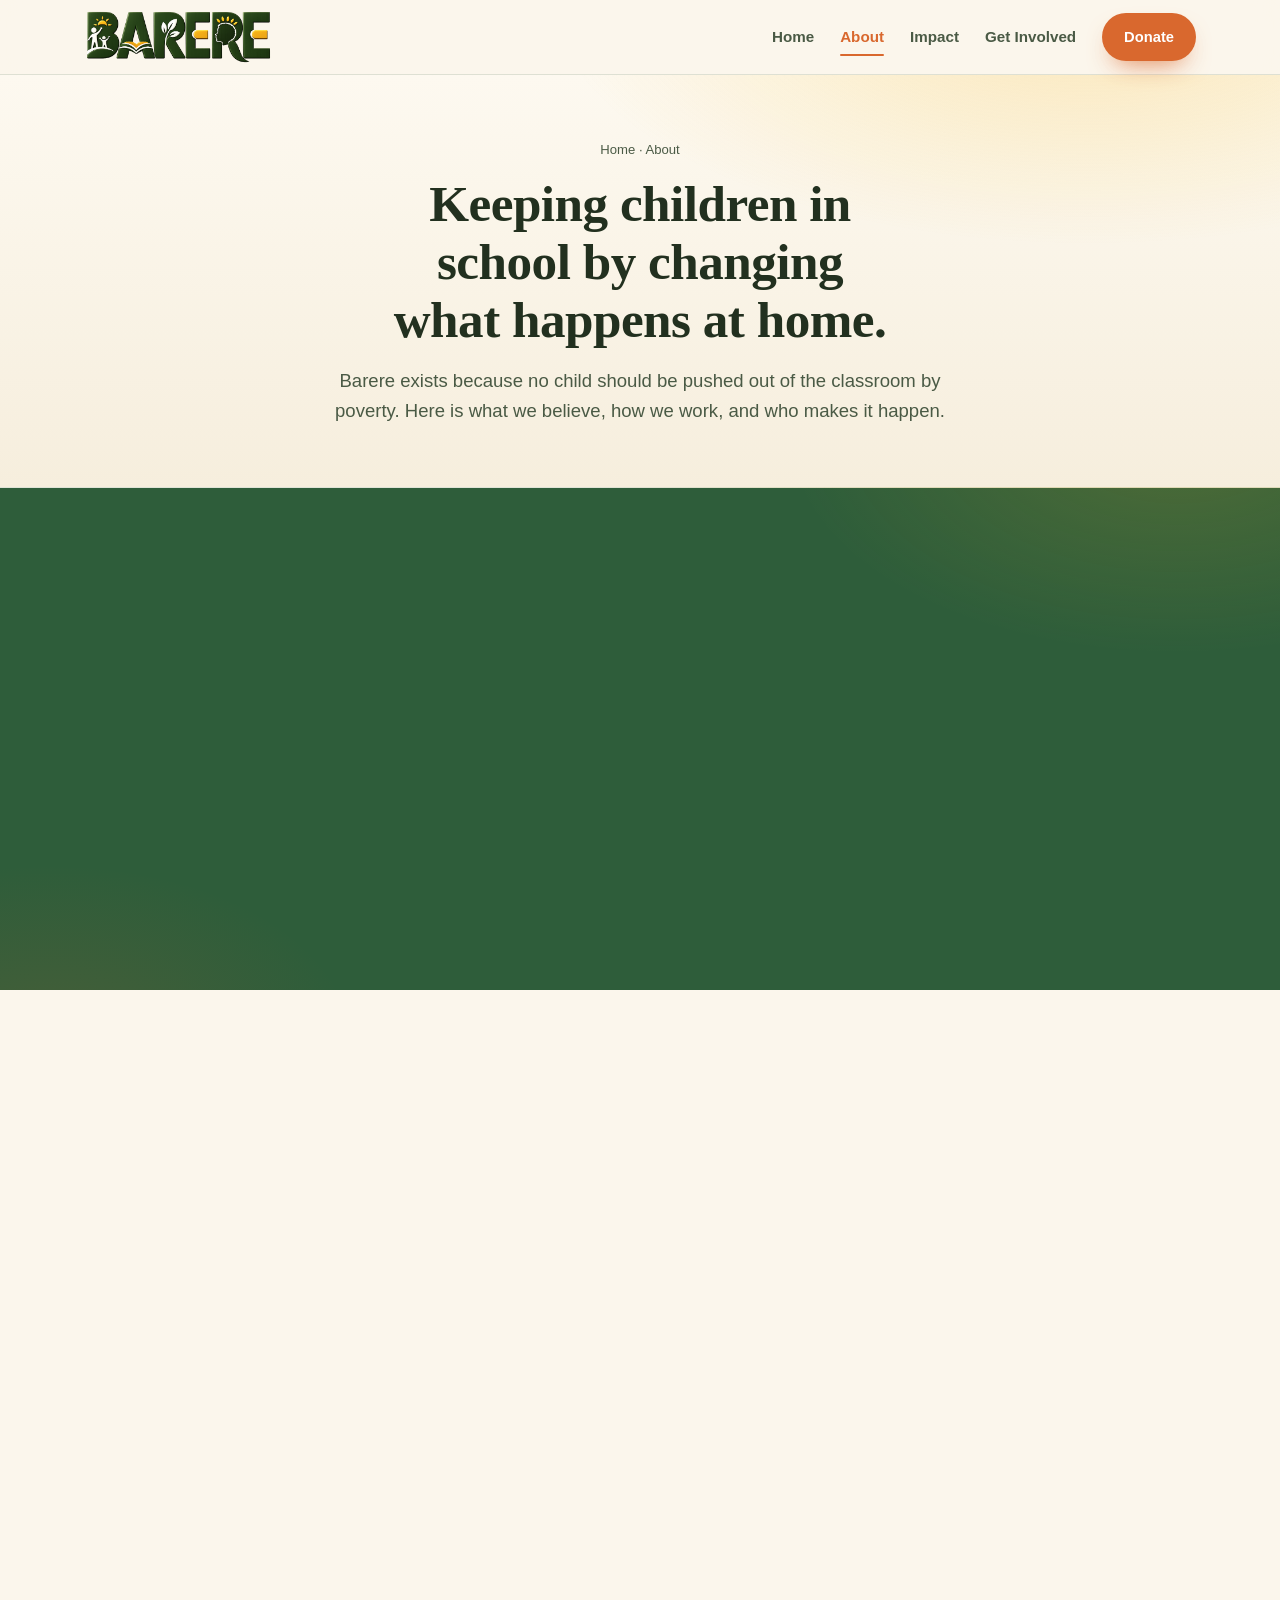
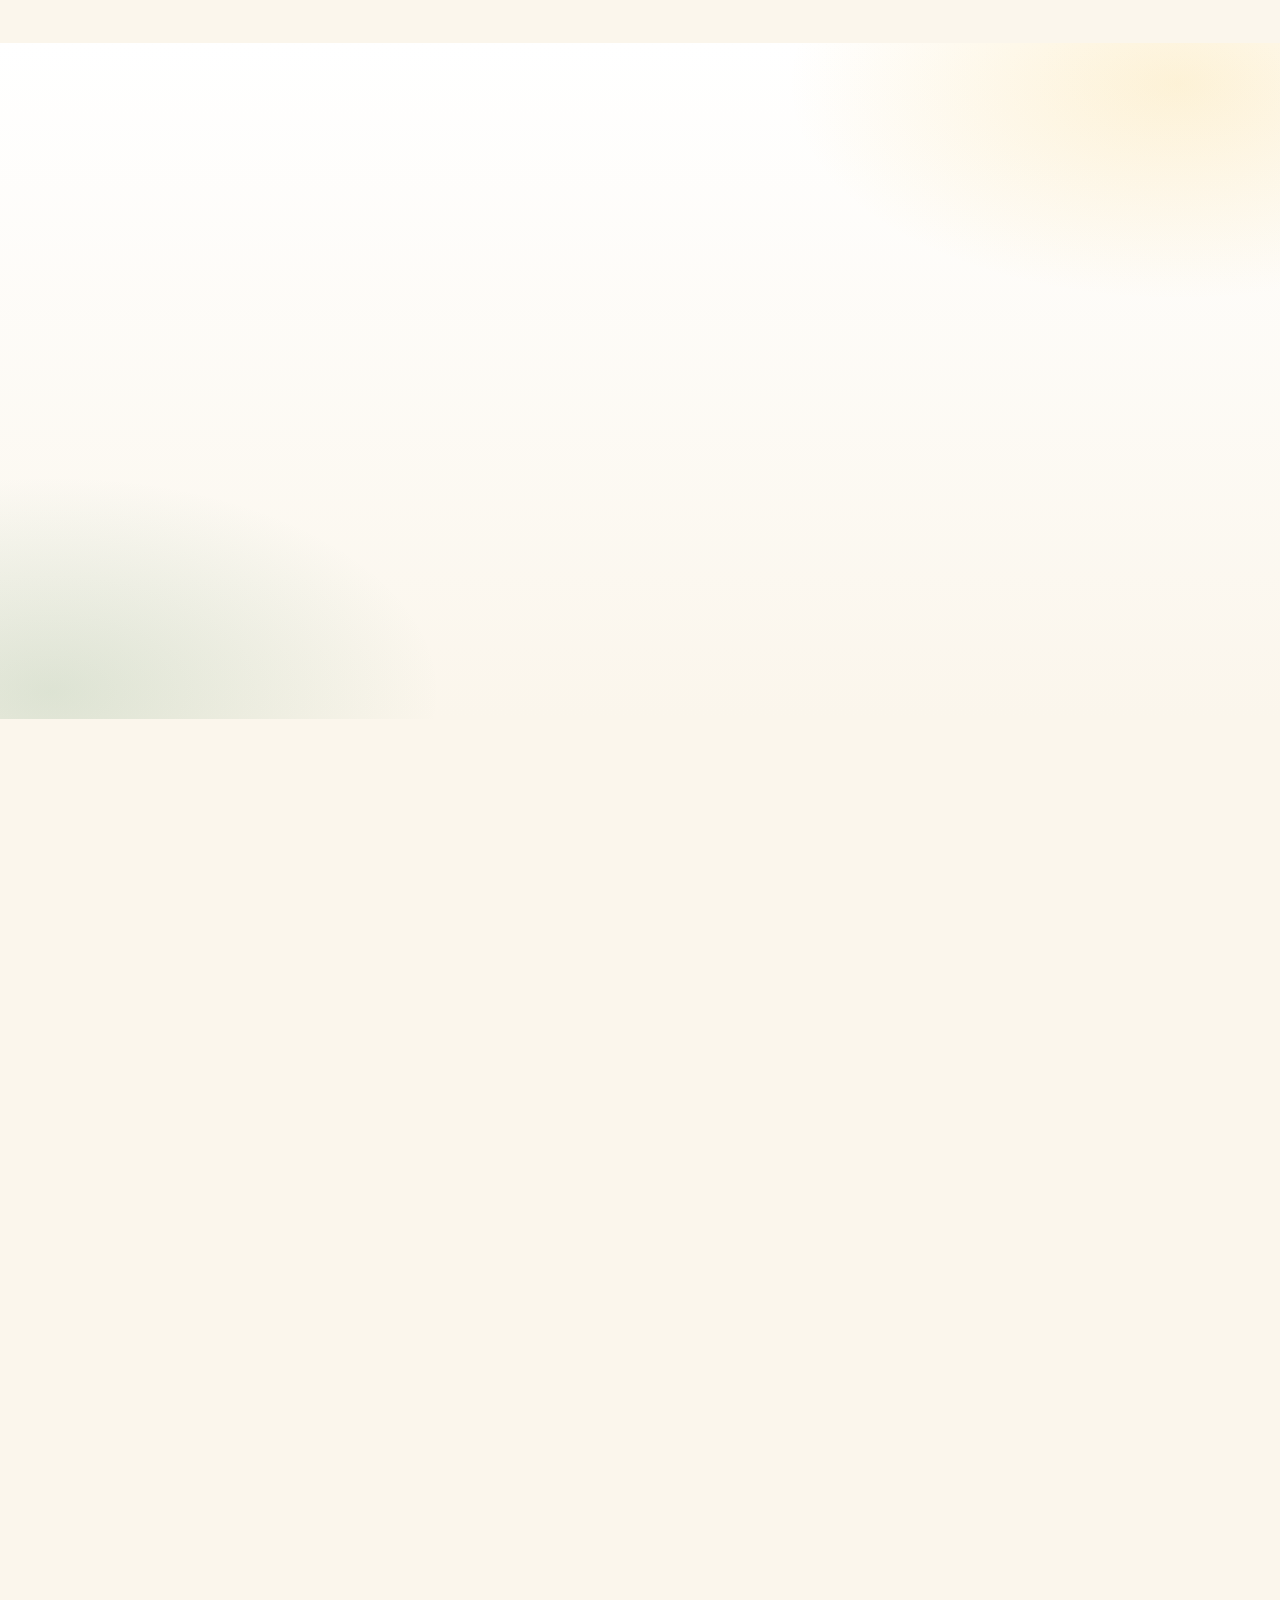
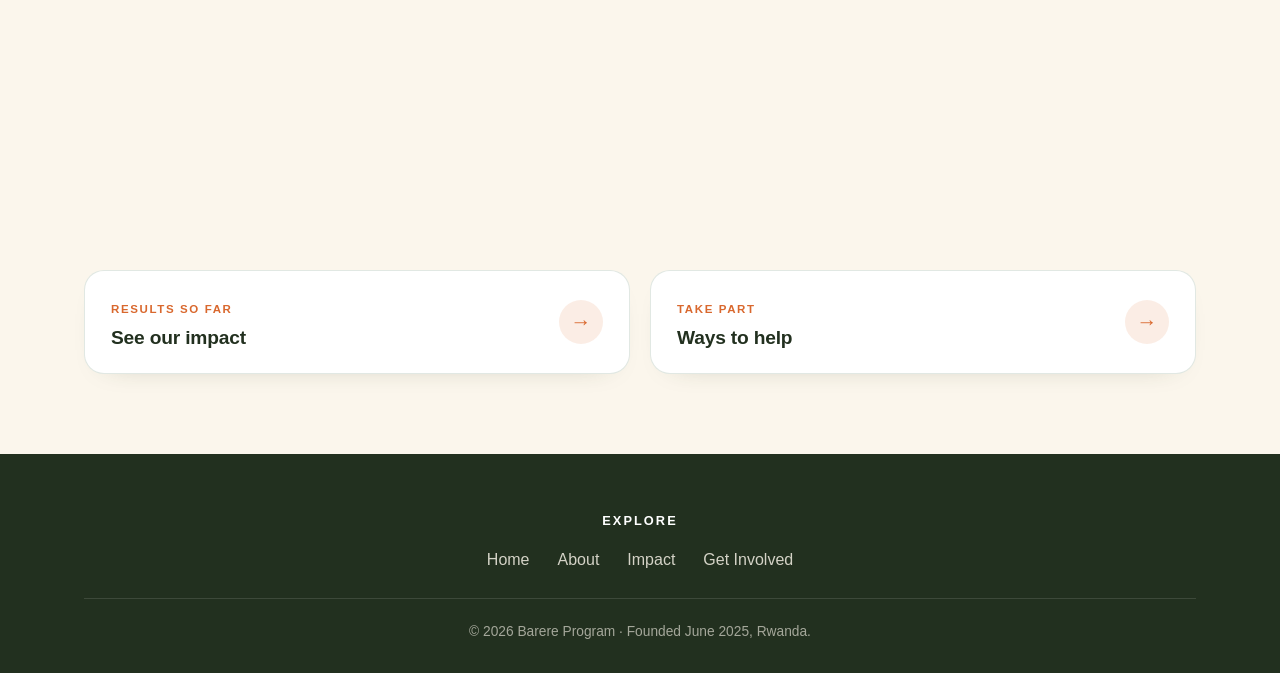
<file: barere/model.html>
<!DOCTYPE html>
<html lang="en">
<head>
<meta charset="UTF-8">
<title>Our Model · Barere Program</title>
<meta http-equiv="refresh" content="0; url=about.html#model">
<link rel="canonical" href="about.html#model">
</head>
<body>
<p>This page has moved. Redirecting to <a href="about.html#model">Our Model on the About page</a>…</p>
</body>
</html>
</file>
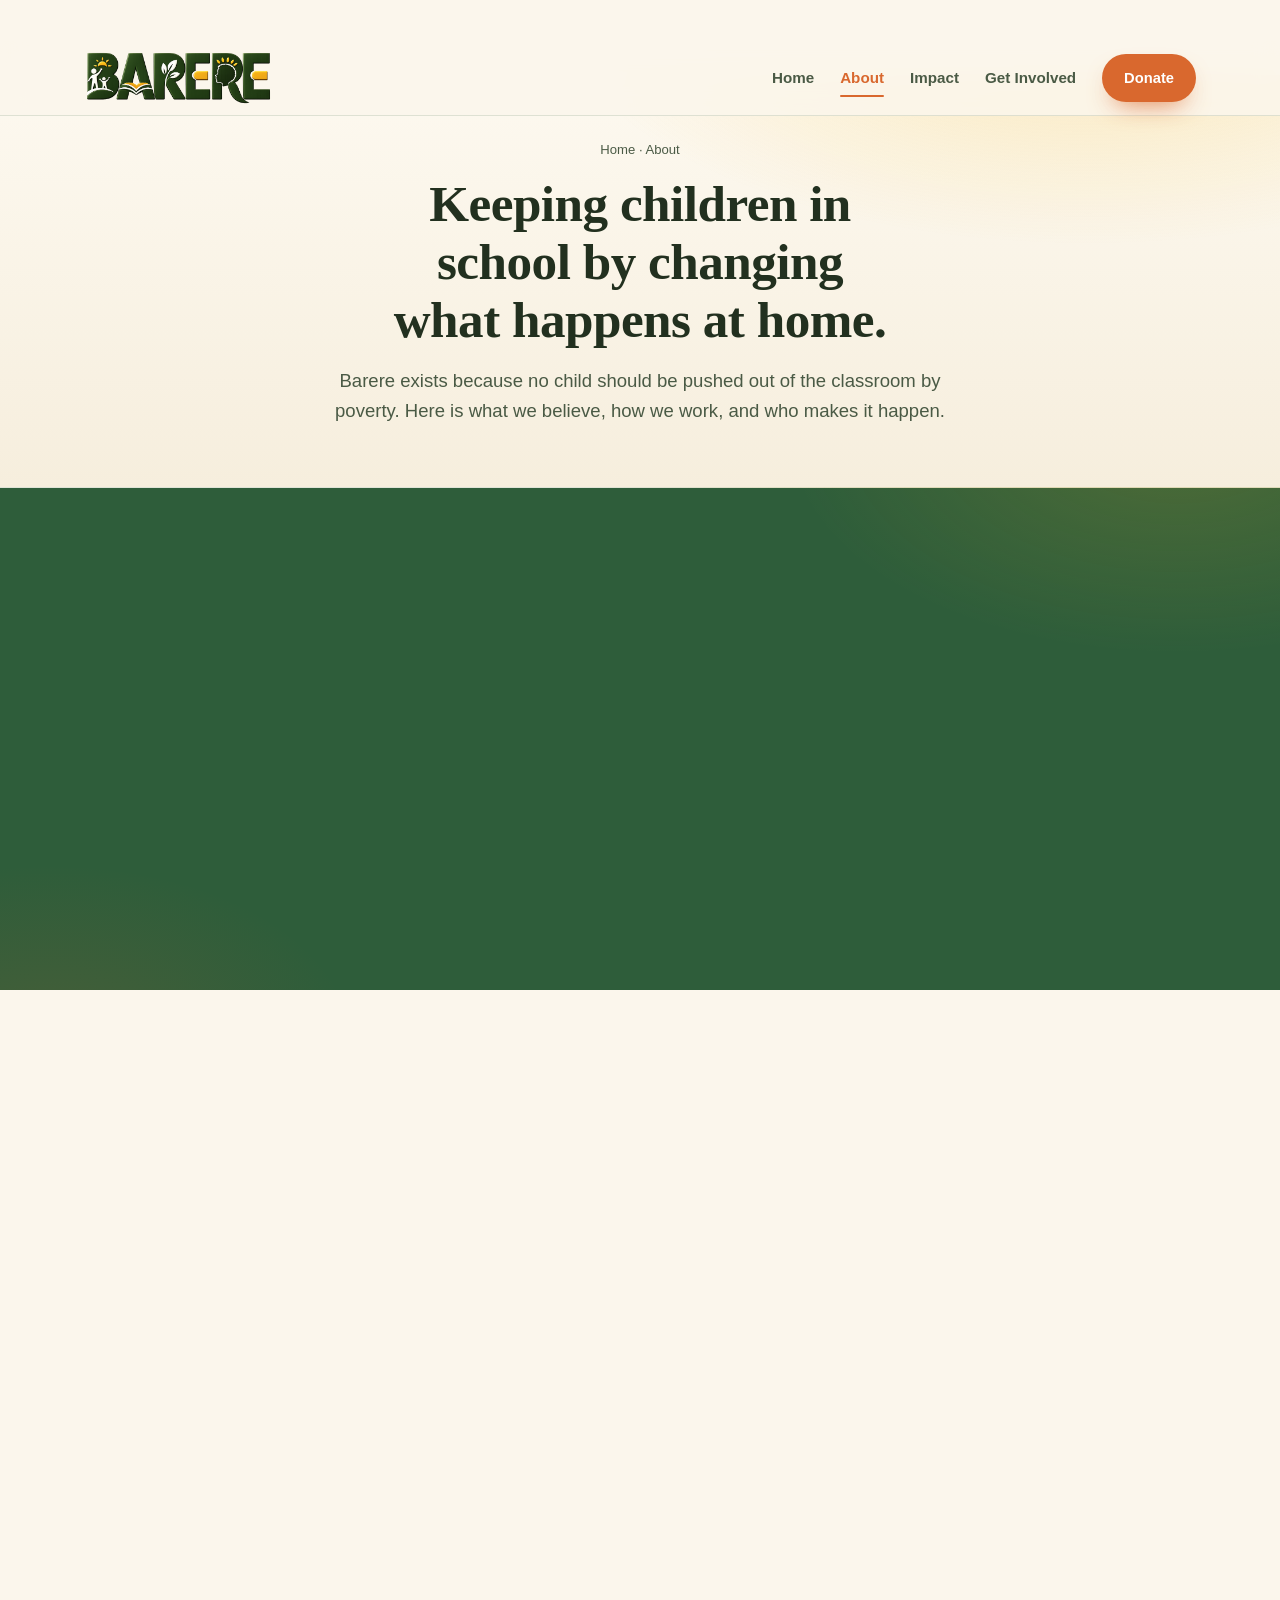
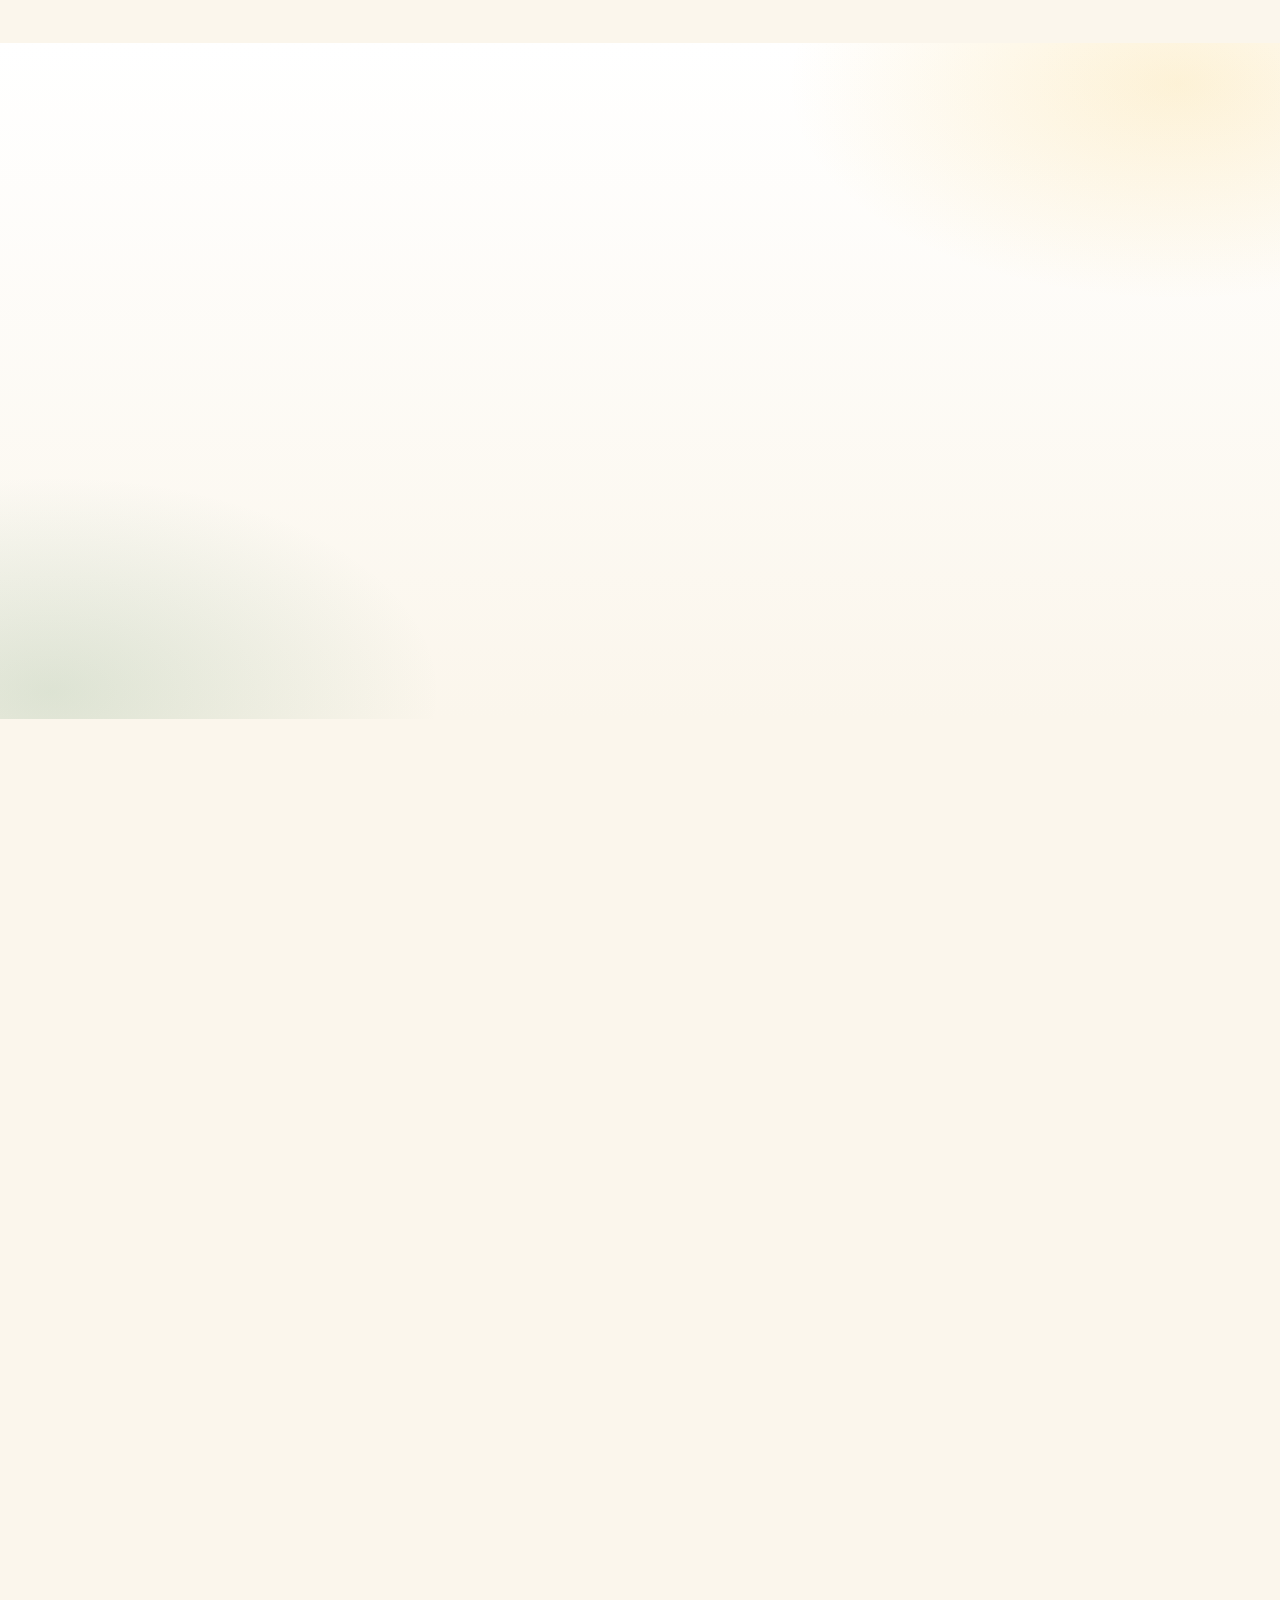
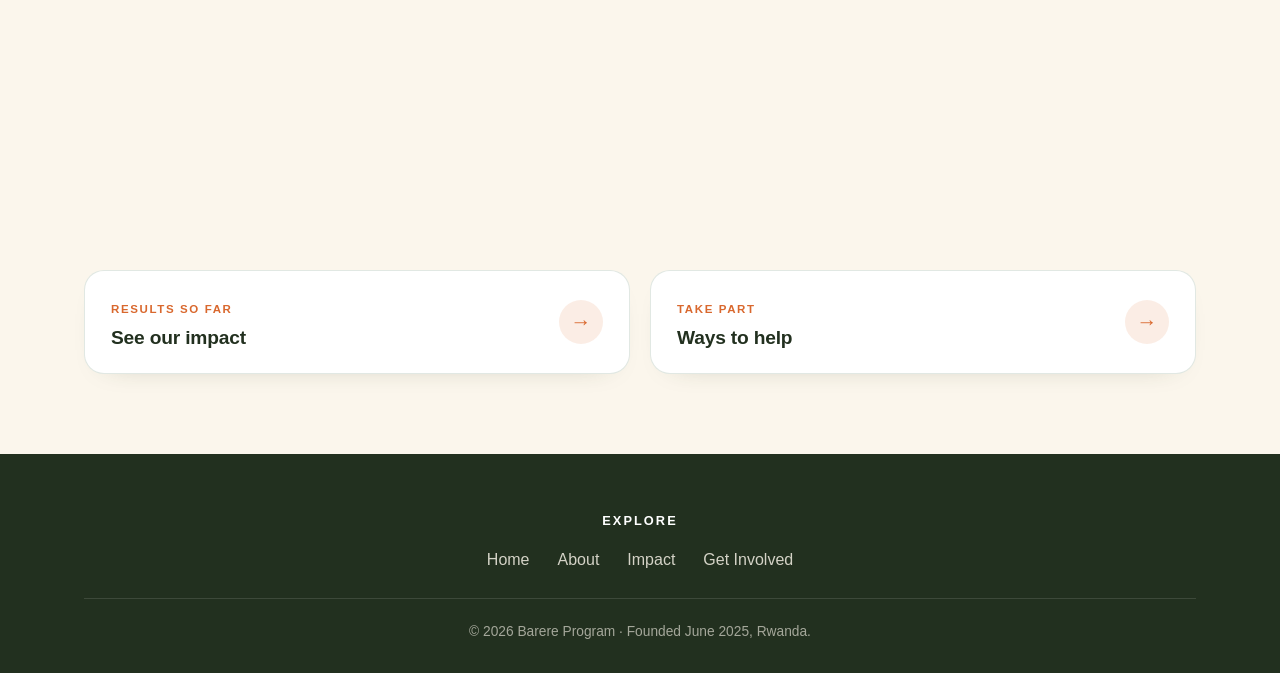
<file: barere/team.html>
<!DOCTYPE html>
<html lang="en">
<head>
<meta charset="UTF-8">
<title>Our Team · Barere Program</title>
<meta http-equiv="refresh" content="0; url=about.html#team">
<link rel="canonical" href="about.html#team">
</head>
<body>
<p>This page has moved. Redirecting to <a href="about.html#team">Our Team on the About page</a>…</p>
</body>
</html>
</file>
<file: barere/assets/styles.css>
:root{
  --sun:#F5B825; --sun-deep:#E8971B; --terracotta:#D9682E;
  --leaf:#3F7D4E; --leaf-deep:#2E5D3A; --earth:#6B4A2B;
  --ink:#22301F; --ink-soft:#4A5A45; --cream:#FBF6EC; --cream-2:#F5EDDD;
  --card:#fff; --line:rgba(46,93,58,.14);
  --shadow:0 18px 50px -24px rgba(46,61,32,.45);
  --radius:20px; --wrap:1160px;
}
*{box-sizing:border-box}
html{scroll-behavior:smooth}
body{margin:0;font-family:-apple-system,BlinkMacSystemFont,"Segoe UI",Roboto,Helvetica,Arial,sans-serif;color:var(--ink);background:var(--cream);line-height:1.65;-webkit-font-smoothing:antialiased}
h1,h2,h3,.display{font-family:Georgia,"Times New Roman",serif;font-weight:700;line-height:1.14;letter-spacing:-.01em}
a{color:var(--leaf-deep)}
img{max-width:100%;display:block}
.wrap{max-width:var(--wrap);margin:0 auto;padding:0 24px}
.eyebrow{display:inline-flex;align-items:center;gap:.55em;font-family:-apple-system,sans-serif;font-weight:700;text-transform:uppercase;letter-spacing:.16em;font-size:.72rem;color:var(--terracotta);margin:0 0 14px}
.eyebrow::before{content:"";width:26px;height:2px;background:var(--terracotta);border-radius:2px}
.eyebrow.center{justify-content:center}
.btn{display:inline-flex;align-items:center;gap:.5em;font-weight:700;font-size:1rem;text-decoration:none;padding:14px 26px;border-radius:999px;border:2px solid transparent;cursor:pointer;transition:transform .15s ease,box-shadow .2s ease,background .2s ease}
.btn-primary{background:var(--terracotta);color:#fff;box-shadow:0 12px 26px -12px rgba(217,104,46,.9)}
.btn-primary:hover{transform:translateY(-2px);background:#c25a24}
.btn-ghost{background:transparent;color:var(--leaf-deep);border-color:var(--line)}
.btn-ghost:hover{border-color:var(--leaf);transform:translateY(-2px)}
.btn-light{background:#fff;color:var(--leaf-deep)}
.btn-light:hover{transform:translateY(-2px)}

/* NAV */
header.nav{position:sticky;top:0;z-index:50;background:rgba(251,246,236,.86);backdrop-filter:blur(12px);border-bottom:1px solid var(--line)}
.nav-inner{display:flex;align-items:center;justify-content:space-between;height:74px}
.brand{display:flex;align-items:center;gap:12px;text-decoration:none;color:var(--ink)}
.brand .mark{width:44px;height:44px;flex:none;object-fit:contain}
.brand-logo{height:56px;width:auto;display:block}
@media(max-width:640px){.brand-logo{height:44px}}
.brand b{font-family:Georgia,serif;font-size:1.28rem;letter-spacing:.02em;line-height:1}
.brand small{display:block;font-family:-apple-system,sans-serif;font-size:.62rem;letter-spacing:.22em;text-transform:uppercase;color:var(--leaf);font-weight:700;margin-top:3px}
.nav-links{display:flex;align-items:center;gap:26px}
.nav-links a{text-decoration:none;color:var(--ink-soft);font-weight:600;font-size:.95rem;position:relative}
.nav-links a:hover{color:var(--terracotta)}
.nav-links a.active{color:var(--terracotta)}
.nav-links a.active::after{content:"";position:absolute;left:0;right:0;bottom:-6px;height:2px;background:var(--terracotta);border-radius:2px}
.nav-links .btn{padding:10px 20px;font-size:.92rem;color:#fff}
.nav-links .btn.active::after{display:none}
.menu-btn{display:none;background:none;border:0;cursor:pointer;padding:8px}
.menu-btn span{display:block;width:24px;height:2px;background:var(--ink);margin:5px 0;border-radius:2px}

/* HERO (home) */
.hero{position:relative;overflow:hidden;background:radial-gradient(1200px 600px at 78% -10%,rgba(245,184,37,.35),transparent 60%),radial-gradient(900px 500px at 0% 110%,rgba(63,125,78,.28),transparent 55%),linear-gradient(180deg,#FDF9F0 0%,#F6EEDD 100%)}
.hero-inner{display:grid;grid-template-columns:1.05fr .95fr;gap:56px;align-items:center;padding:86px 0 96px}
.hero h1{font-size:clamp(2.5rem,5.2vw,4rem);margin:0 0 22px;color:var(--ink)}
.hero h1 .hl{color:var(--terracotta)}
.hl{color:var(--terracotta);font-weight:800}
.hl-leaf{color:var(--leaf-deep);font-weight:800}
.hl-sun{color:var(--sun-deep);font-weight:800}
.circle{position:relative;display:inline-block;white-space:nowrap}
.circle::after{content:"";position:absolute;left:-.2em;right:-.22em;top:-.22em;bottom:-.16em;border:2.5px solid currentColor;border-radius:50%;transform:rotate(-2.5deg);pointer-events:none;opacity:.85}
.hero p.lead{font-size:1.22rem;color:var(--ink-soft);margin:0 0 34px;max-width:34ch}
.hero-cta{display:flex;flex-wrap:wrap;gap:14px;align-items:center}
.hero-note{margin-top:26px;font-size:.9rem;color:var(--ink-soft)}
.hero-note b{color:var(--leaf-deep)}
.hero-art{position:relative}
.hero-emblem{width:100%;max-width:440px;margin:0 auto;filter:drop-shadow(0 30px 50px rgba(46,61,32,.25))}
.hero-photo{max-width:430px;margin:0 auto;border-radius:26px;overflow:hidden;border:6px solid #fff;box-shadow:var(--shadow);aspect-ratio:4/5}
.hero-photo img{width:100%;height:100%;object-fit:cover}

/* full-width static hero */
.hero-static{position:relative;height:min(80vh,760px);min-height:540px;overflow:hidden;background:#22301f}
.hero-static > img{position:absolute;inset:0;width:100%;height:100%;object-fit:cover;object-position:center 42%;filter:saturate(1.15) contrast(1.08) brightness(1.03)}
.hero-static::before{content:"";position:absolute;inset:0;background:radial-gradient(120% 85% at 50% 32%,transparent 50%,rgba(12,16,10,.4) 100%)}
.hero-static::after{content:"";position:absolute;inset:0;background:linear-gradient(180deg,rgba(34,48,31,.32) 0%,rgba(34,48,31,.4) 45%,rgba(34,48,31,.88) 100%)}

/* full-width sliding hero */
.hero-slider{position:relative;height:min(80vh,760px);min-height:540px;overflow:hidden;background:#22301f}
.slides{position:absolute;inset:0;display:flex;transition:transform .9s cubic-bezier(.45,0,.15,1)}
.slide{position:relative;min-width:100%;height:100%}
.slide img{width:100%;height:100%;object-fit:cover}
.slide::after{content:"";position:absolute;inset:0;background:linear-gradient(180deg,rgba(34,48,31,.28) 0%,rgba(34,48,31,.35) 45%,rgba(34,48,31,.82) 100%)}
.hero-overlay{position:absolute;inset:0;z-index:3;display:flex;align-items:flex-end;padding-bottom:78px;pointer-events:none}
.hero-overlay .wrap{width:100%}
.hero-overlay .eyebrow{color:var(--sun)}
.hero-overlay .eyebrow::before{background:var(--sun)}
.hero-overlay h1{color:#fff;font-size:clamp(2.6rem,6.3vw,4.7rem);font-weight:800;line-height:1.08;margin:0 0 22px;max-width:17ch;text-shadow:0 3px 30px rgba(0,0,0,.55),0 1px 3px rgba(0,0,0,.5)}
.hero-overlay p{color:#fff;font-size:clamp(1.22rem,2.1vw,1.5rem);max-width:46ch;margin:0 0 32px;text-shadow:0 2px 18px rgba(0,0,0,.5),0 1px 2px rgba(0,0,0,.4)}
.hero-overlay .hero-cta{pointer-events:auto}
.hero-overlay .hero-cta .btn-ghost{color:#fff;border-color:rgba(255,255,255,.6)}
.hero-overlay .hero-cta .btn-ghost:hover{border-color:#fff;background:rgba(255,255,255,.12)}
.slider-arrow{position:absolute;top:50%;transform:translateY(-50%);z-index:4;width:52px;height:52px;border-radius:50%;border:1px solid rgba(255,255,255,.5);background:rgba(34,48,31,.35);color:#fff;font-size:1.5rem;cursor:pointer;display:flex;align-items:center;justify-content:center;transition:background .2s ease;backdrop-filter:blur(4px)}
.slider-arrow:hover{background:rgba(217,104,46,.85);border-color:transparent}
.slider-arrow.prev{left:22px}.slider-arrow.next{right:22px}
.slider-dots{position:absolute;bottom:28px;left:0;right:0;z-index:4;display:flex;gap:10px;justify-content:center}
.slider-dots button{width:11px;height:11px;border-radius:50%;border:0;background:rgba(255,255,255,.45);cursor:pointer;padding:0;transition:background .2s ease,width .2s ease}
.slider-dots button.on{background:var(--sun);width:30px;border-radius:6px}

/* light impact strip */
.stat-lite{display:grid;grid-template-columns:repeat(3,1fr);gap:22px}
.stat-lite .cell{text-align:center;padding:20px}
.stat-lite .n{font-family:Georgia,serif;font-size:2.8rem;line-height:1;color:var(--terracotta)}
.stat-lite .l{margin-top:8px;color:var(--ink-soft);font-weight:600}
.float-stat{position:absolute;background:#fff;border-radius:16px;box-shadow:var(--shadow);padding:14px 18px;display:flex;align-items:center;gap:12px;border:1px solid var(--line)}
.float-stat .n{font-family:Georgia,serif;font-size:1.5rem;color:var(--terracotta);line-height:1}
.float-stat .l{font-size:.74rem;color:var(--ink-soft);font-weight:600;line-height:1.2}
.fs-1{top:8%;left:-14px}
.fs-2{bottom:6%;right:-6px}
.wave{display:block;width:100%;height:60px;margin-top:-1px}

/* interior page hero */
.page-hero{background:radial-gradient(900px 420px at 85% -20%,rgba(245,184,37,.30),transparent 60%),linear-gradient(180deg,#FDF9F0,#F6EEDD);padding:64px 0 60px;border-bottom:1px solid var(--line)}
.page-hero .wrap{text-align:center}
.page-hero .crumbs{font-size:.82rem;color:var(--ink-soft);margin-bottom:14px}
.page-hero .crumbs a{color:var(--ink-soft);text-decoration:none}
.page-hero .crumbs a:hover{color:var(--terracotta)}
.page-hero h1{font-size:clamp(2.1rem,4.4vw,3.2rem);margin:0 auto 16px;max-width:20ch}
.page-hero p{font-size:1.16rem;color:var(--ink-soft);margin:0 auto;max-width:60ch}

section{padding:80px 0}
.section-head{max-width:720px;margin:0 auto 52px;text-align:center}
.section-head h2{font-size:clamp(1.9rem,3.6vw,2.7rem);margin:0 0 16px}
.section-head p{font-size:1.12rem;color:var(--ink-soft);margin:0}

/* mission */
.mission{background:var(--leaf-deep);color:#fdfaf3;position:relative;overflow:hidden}
.mission::before{content:"";position:absolute;inset:0;background:radial-gradient(650px 360px at 92% -10%,rgba(245,184,37,.16),transparent 60%),radial-gradient(550px 320px at 4% 110%,rgba(217,104,46,.14),transparent 55%);pointer-events:none}
.mission .wrap{position:relative}
.mission .grid{display:grid;grid-template-columns:1fr 1fr;gap:48px}
.mission .eyebrow{color:var(--sun)}
.mission .eyebrow::before{background:var(--sun)}
.mission h2{font-size:clamp(1.8rem,3.4vw,2.5rem);margin:0 0 18px;color:#fff}
.mission p{color:rgba(253,250,243,.9);font-size:1.08rem;margin:0 0 16px}
.vm-card{background:rgba(255,255,255,.07);border:1px solid rgba(255,255,255,.16);border-top:4px solid var(--sun);border-radius:var(--radius);padding:30px;position:relative;overflow:hidden}
.vm-card::after{content:"";position:absolute;right:-32px;top:-32px;width:96px;height:96px;border-radius:50%;background:rgba(255,255,255,.05);pointer-events:none}
.vm-card+.vm-card{margin-top:20px;border-top-color:var(--terracotta)}
.vm-card h3{color:var(--sun);font-size:1.15rem;margin:0 0 8px;font-family:-apple-system,sans-serif;letter-spacing:.02em;position:relative}
.vm-card p{margin:0;font-size:1.02rem;position:relative}

/* serve */
.serve-grid{display:grid;grid-template-columns:1.1fr 1fr;gap:52px;align-items:center}
.photo-frame{position:relative;border-radius:var(--radius);overflow:hidden;background:linear-gradient(135deg,var(--cream-2),#fff);border:1px solid var(--line);box-shadow:var(--shadow);aspect-ratio:4/3;display:flex;align-items:center;justify-content:center}
.photo-frame img{width:100%;height:100%;object-fit:cover}
.photo-frame .ph{text-align:center;color:var(--ink-soft);padding:24px;display:flex;flex-direction:column;align-items:center;gap:10px}
.photo-frame .ph svg{opacity:.5}
.photo-frame .ph span{font-size:.85rem;font-weight:600;max-width:26ch}
.photo-frame .cap{position:absolute;left:0;right:0;bottom:0;padding:16px 18px;background:linear-gradient(180deg,transparent,rgba(34,48,31,.82));color:#fff;font-size:.9rem;font-weight:600}
.serve-list{list-style:none;padding:0;margin:20px 0 0}
.serve-list li{position:relative;padding:0 0 0 34px;margin-bottom:14px;color:var(--ink-soft);font-size:1.05rem}
.serve-list li::before{content:"";position:absolute;left:0;top:9px;width:16px;height:16px;border-radius:50%;background:radial-gradient(circle at 30% 30%,var(--sun),var(--sun-deep))}

/* pillars */
.pillars{background:linear-gradient(180deg,#fff,var(--cream));position:relative;overflow:hidden}
.pillars::before{content:"";position:absolute;inset:0;background:radial-gradient(650px 360px at 92% 6%,rgba(245,184,37,.18),transparent 60%),radial-gradient(650px 360px at 4% 96%,rgba(63,125,78,.16),transparent 60%);pointer-events:none}
.pillars .wrap{position:relative}
.pillar-grid{display:grid;grid-template-columns:repeat(3,1fr);gap:24px}
.pillar{background:var(--card);border:1px solid var(--line);border-radius:var(--radius);padding:30px;box-shadow:0 10px 30px -20px rgba(46,61,32,.4);transition:transform .18s ease,box-shadow .2s ease}
.pillar:hover{transform:translateY(-4px);box-shadow:var(--shadow)}
.pillar{border-top:4px solid var(--sun)}
.pillar:nth-child(2){border-top-color:var(--terracotta)}
.pillar:nth-child(3){border-top-color:var(--leaf)}
.pillar .ico{width:56px;height:56px;border-radius:50%;display:flex;align-items:center;justify-content:center;margin-bottom:18px}
.pillar h3{font-size:1.22rem;margin:0 0 10px;font-family:-apple-system,sans-serif;font-weight:800;letter-spacing:-.01em}
.pillar p{margin:0;color:var(--ink-soft);font-size:1rem}
.pillar.feature{grid-column:span 3;display:grid;grid-template-columns:auto 1fr;gap:26px;align-items:center;background:linear-gradient(120deg,rgba(245,184,37,.12),rgba(217,104,46,.08));border-color:rgba(217,104,46,.25)}
.pillar.feature .ico{width:70px;height:70px;margin:0}
.pillar.feature h3{font-size:1.4rem}
.kinyarwanda{font-style:italic;color:var(--terracotta);font-weight:700}

/* impact */
.impact{background:var(--ink);color:#fbf6ec;position:relative;overflow:hidden}
.impact::before{content:"";position:absolute;inset:0;background:radial-gradient(600px 300px at 90% 0%,rgba(245,184,37,.18),transparent 60%),radial-gradient(500px 260px at 5% 100%,rgba(63,125,78,.25),transparent 60%)}
.impact .wrap{position:relative}
.impact .section-head h2{color:#fff}
.impact .section-head p{color:rgba(251,246,236,.8)}
.stat-grid{display:grid;grid-template-columns:repeat(4,1fr);gap:22px;margin-bottom:44px}
.stat{background:rgba(255,255,255,.05);border:1px solid rgba(255,255,255,.14);border-radius:18px;padding:28px 22px;text-align:center}
.stat .n{font-family:Georgia,serif;font-size:3rem;line-height:1;color:var(--sun);display:block}
.stat .l{margin-top:10px;font-size:.95rem;color:rgba(251,246,236,.85);font-weight:600}
.impact-notes{display:grid;grid-template-columns:repeat(3,1fr);gap:20px}
.impact-note{display:flex;gap:14px;align-items:flex-start;font-size:1rem;color:rgba(251,246,236,.9)}
.impact-note svg{flex:none;margin-top:2px}

/* goals */
.goal-band{display:grid;grid-template-columns:repeat(3,1fr);gap:22px}
.goal{background:var(--card);border:1px solid var(--line);border-top:4px solid var(--sun);border-radius:var(--radius);padding:30px;box-shadow:0 10px 30px -22px rgba(46,61,32,.4);text-align:center}
.goal:nth-child(2){border-top-color:var(--terracotta)}
.goal:nth-child(3){border-top-color:var(--leaf)}
.goal .big{font-family:Georgia,serif;font-size:2rem;color:var(--terracotta);line-height:1;width:78px;height:78px;border-radius:50%;background:radial-gradient(circle at 30% 30%,rgba(245,184,37,.22),rgba(217,104,46,.14));display:flex;align-items:center;justify-content:center;margin:0 auto}
.goal h3{font-size:1.14rem;margin:12px 0 8px;font-family:-apple-system,sans-serif;font-weight:800}
.goal p{margin:0;color:var(--ink-soft);font-size:.98rem}

/* budget */
.budget-wrap{display:grid;grid-template-columns:1fr 1.15fr;gap:52px;align-items:center}
.budget-total{background:var(--leaf-deep);color:#fff;border-radius:var(--radius);padding:34px;box-shadow:var(--shadow)}
.budget-total .n{font-family:Georgia,serif;font-size:3.4rem;line-height:1;color:var(--sun)}
.budget-total p{margin:8px 0 0;color:rgba(255,255,255,.85)}
.budget-list{list-style:none;margin:0;padding:0}
.budget-list li{display:grid;grid-template-columns:1fr auto;gap:12px;padding:13px 0;border-bottom:1px solid var(--line);align-items:baseline}
.budget-list li .item{font-weight:600}
.budget-list li .desc{display:block;font-weight:400;font-size:.86rem;color:var(--ink-soft)}
.budget-list li .amt{font-family:Georgia,serif;font-size:1.15rem;color:var(--leaf-deep);white-space:nowrap}
.bar{height:8px;border-radius:6px;background:var(--cream-2);overflow:hidden;margin-top:6px}
.bar>i{display:block;height:100%;background:linear-gradient(90deg,var(--sun),var(--terracotta))}

/* gallery */
.gallery-grid{display:grid;grid-template-columns:repeat(3,1fr);gap:18px}
.gallery-grid .photo-frame{aspect-ratio:1/1}
.gallery-grid .photo-frame.wide{grid-column:span 2;aspect-ratio:2/1}

/* help */
.help-grid{display:grid;grid-template-columns:repeat(3,1fr);gap:24px}
.help-card{background:var(--card);border:1px solid var(--line);border-radius:var(--radius);padding:32px;text-align:center;box-shadow:0 12px 34px -22px rgba(46,61,32,.4)}
.help-card .ico{width:64px;height:64px;border-radius:50%;margin:0 auto 18px;display:flex;align-items:center;justify-content:center}
.help-card{border-top:4px solid var(--terracotta)}
.help-card:nth-child(2){border-top-color:var(--leaf)}
.help-card:nth-child(3){border-top-color:var(--sun)}
.help-card h3{font-size:1.28rem;margin:0 0 10px}
.help-card p{color:var(--ink-soft);margin:0 0 22px}
.cta-final{background:var(--terracotta);color:#fff;border-radius:26px;padding:52px;text-align:center;box-shadow:var(--shadow);position:relative;overflow:hidden}
.cta-final::after{content:"";position:absolute;inset:0;background:radial-gradient(500px 260px at 100% 0%,rgba(255,255,255,.18),transparent 60%)}
.cta-final h2{font-size:clamp(1.8rem,3.4vw,2.6rem);margin:0 0 14px;color:#fff;position:relative}
.cta-final p{font-size:1.14rem;color:rgba(255,255,255,.92);max-width:52ch;margin:0 auto 28px;position:relative}
.cta-final .btn{position:relative}
.cta-final a{color:#fff}
.cta-final .btn-light{color:var(--leaf-deep)}

/* cross-links */
.next-links{display:grid;grid-template-columns:1fr 1fr;gap:20px;margin-top:10px}
.next-card{display:flex;justify-content:space-between;align-items:center;gap:16px;background:var(--card);border:1px solid var(--line);border-radius:var(--radius);padding:24px 26px;text-decoration:none;color:var(--ink);box-shadow:0 10px 30px -24px rgba(46,61,32,.4);transition:transform .16s ease,box-shadow .2s ease}
.next-card:hover{transform:translateY(-3px);box-shadow:var(--shadow)}
.next-card .lbl{font-size:.72rem;text-transform:uppercase;letter-spacing:.14em;color:var(--terracotta);font-weight:800}
.next-card h3{margin:6px 0 0;font-size:1.2rem;font-family:-apple-system,sans-serif;font-weight:800}
.next-card .arrow{flex:none;width:44px;height:44px;border-radius:50%;background:rgba(217,104,46,.12);color:var(--terracotta);font-size:1.3rem;display:flex;align-items:center;justify-content:center;transition:background .18s ease,transform .18s ease}
.next-card:hover .arrow{background:var(--terracotta);color:#fff;transform:translateX(3px)}

/* team */
.team-lead{max-width:760px;margin:0 auto 48px;text-align:center;color:var(--ink-soft);font-size:1.12rem}
.team-grid{display:grid;grid-template-columns:repeat(3,1fr);gap:24px;align-items:stretch}
.team-card{background:var(--card);border:1px solid var(--line);border-radius:var(--radius);padding:32px 28px;text-align:center;box-shadow:0 12px 34px -22px rgba(46,61,32,.4);display:flex;flex-direction:column}
.member-photo{width:150px;height:150px;border-radius:50%;object-fit:cover;object-position:center 30%;margin:0 auto 20px;border:5px solid #fff;box-shadow:0 10px 26px -12px rgba(46,61,32,.5)}
.team-card .role{font-size:.74rem;text-transform:uppercase;letter-spacing:.16em;color:var(--terracotta);font-weight:800;margin:0 0 4px}
.team-card h3{font-size:1.32rem;margin:0 0 12px}
.team-card p{margin:0;color:var(--ink-soft);font-size:1rem}
.team-card .socials{margin-top:18px}
.team-card .socials a{font-weight:700;text-decoration:none;color:var(--leaf-deep);font-size:.95rem}
.join-card{border:2px dashed rgba(217,104,46,.45);background:rgba(245,184,37,.06);box-shadow:none;justify-content:center}
.join-card .plus{width:70px;height:70px;border-radius:50%;background:rgba(217,104,46,.12);display:flex;align-items:center;justify-content:center;margin:0 auto 18px;color:var(--terracotta);font-size:2rem;font-family:Georgia,serif}
.join-card .btn{margin-top:20px;align-self:center}

/* footer */
footer{background:var(--ink);color:rgba(251,246,236,.82);padding:56px 0 30px}
.foot-grid{text-align:center;margin-bottom:24px}
footer .brand b{color:#fff}
footer p{font-size:.96rem;margin:14px 0 0;max-width:38ch}
footer h4{color:#fff;font-size:.8rem;letter-spacing:.16em;text-transform:uppercase;margin:0 0 16px}
footer ul{list-style:none;padding:0;margin:0;display:flex;justify-content:center;gap:28px;flex-wrap:wrap}
footer li{margin-bottom:0}
footer a{color:rgba(251,246,236,.82);text-decoration:none}
footer a:hover{color:var(--sun)}
.foot-bottom{border-top:1px solid rgba(255,255,255,.12);padding-top:22px;text-align:center;font-size:.86rem;color:rgba(251,246,236,.6)}

/* reveal */
.reveal{opacity:0;transform:translateY(24px);transition:opacity .7s ease,transform .7s ease}
.reveal.in{opacity:1;transform:none}

@media(max-width:900px){
  .hero-inner{grid-template-columns:1fr;gap:36px;padding:60px 0 70px;text-align:center}
  .hero p.lead{margin-left:auto;margin-right:auto}
  .hero-cta{justify-content:center}
  .hero-art{order:-1;max-width:340px;margin:0 auto}
  .mission .grid,.serve-grid,.budget-wrap{grid-template-columns:1fr;gap:34px}
  .pillar-grid,.stat-grid,.impact-notes,.goal-band,.help-grid,.gallery-grid,.next-links,.team-grid{grid-template-columns:1fr 1fr}
  .pillar.feature{grid-column:span 2;grid-template-columns:1fr}
  .stat .n{font-size:2.4rem}
}
@media(max-width:640px){
  .nav-links{display:none}
  .menu-btn{display:block}
  .nav-links.open{display:flex;position:absolute;top:74px;left:0;right:0;flex-direction:column;background:var(--cream);padding:20px 24px;gap:16px;border-bottom:1px solid var(--line)}
  .nav-links.open a.active::after{display:none}
  .pillar-grid,.stat-grid,.impact-notes,.goal-band,.help-grid,.gallery-grid,.next-links,.team-grid{grid-template-columns:1fr}
  .pillar.feature{grid-column:span 1}
  .stat-lite{grid-template-columns:1fr 1fr;gap:10px}
  .slider-arrow{display:none}
  .hero-overlay{padding-bottom:64px}
  .gallery-grid .photo-frame.wide{grid-column:span 1;aspect-ratio:1/1}
  section{padding:56px 0}
  .cta-final{padding:36px 24px}
  .float-stat{display:none}
}
</file>
